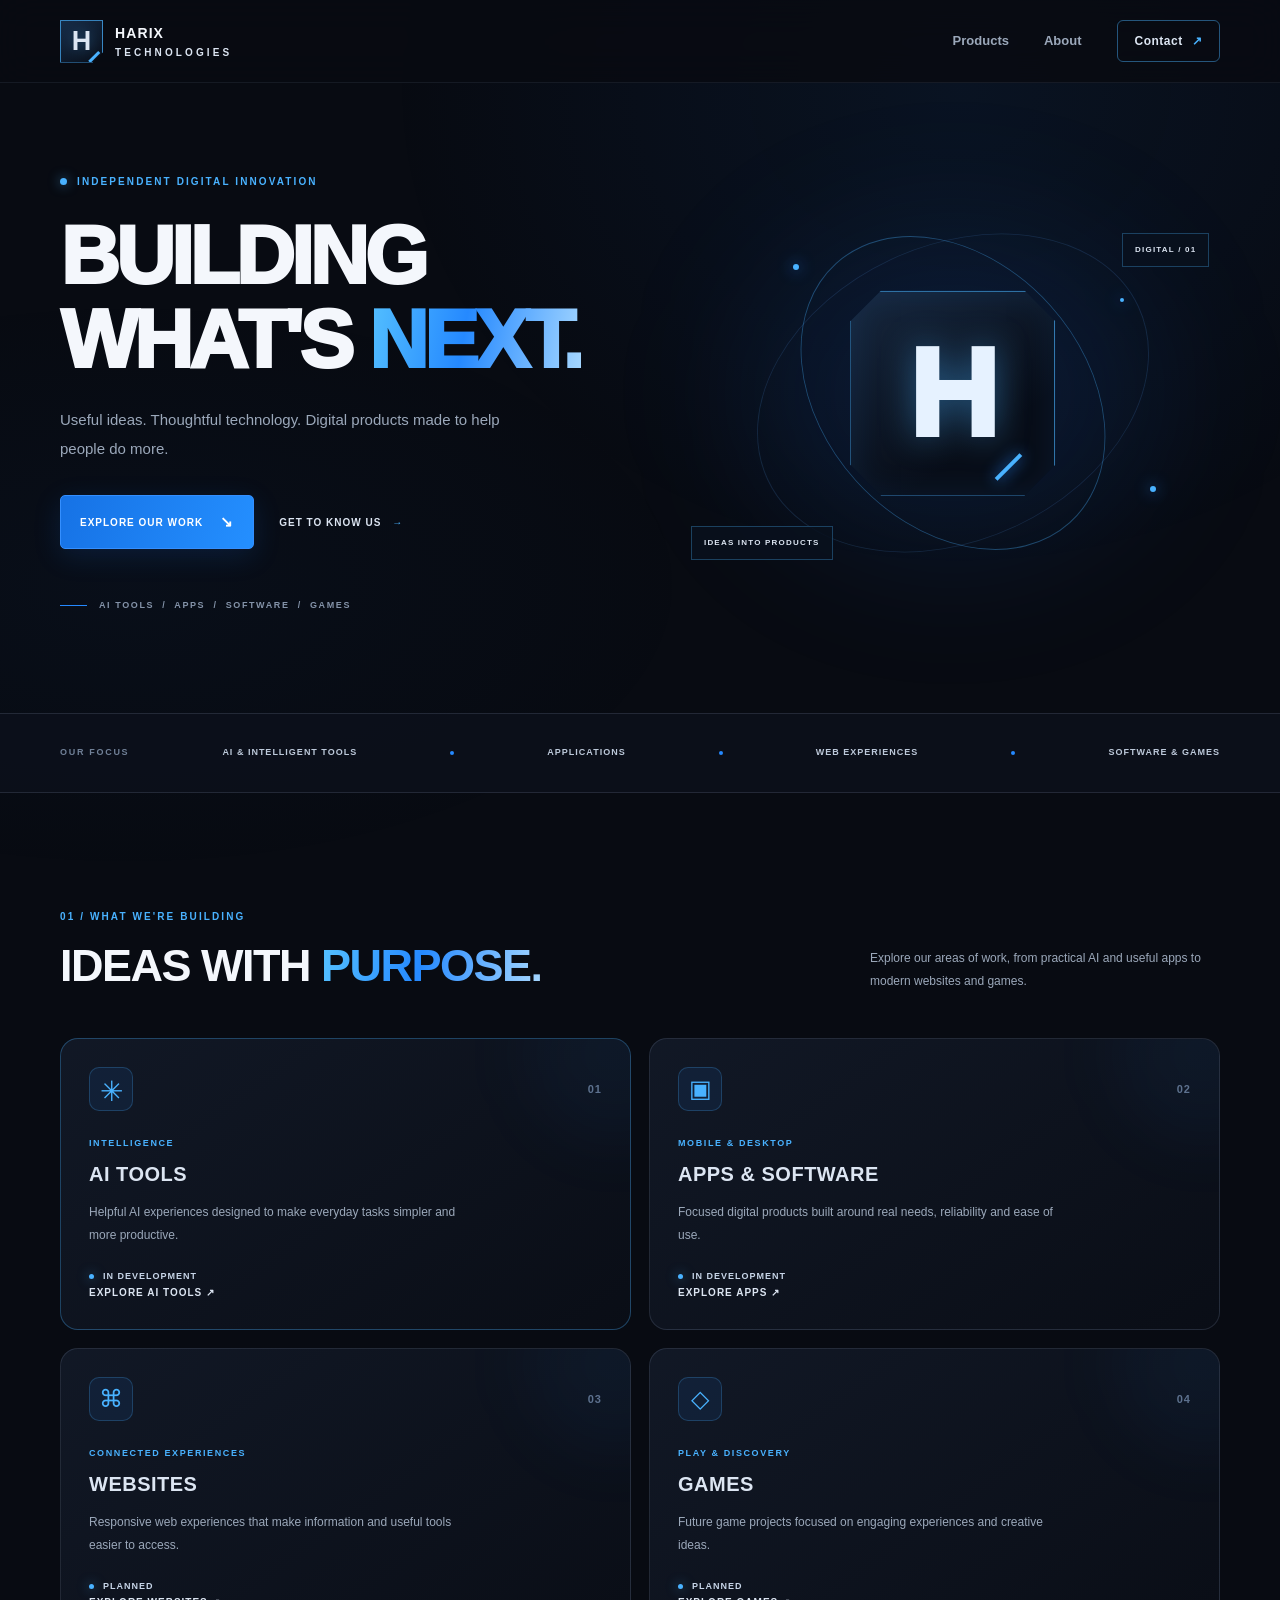
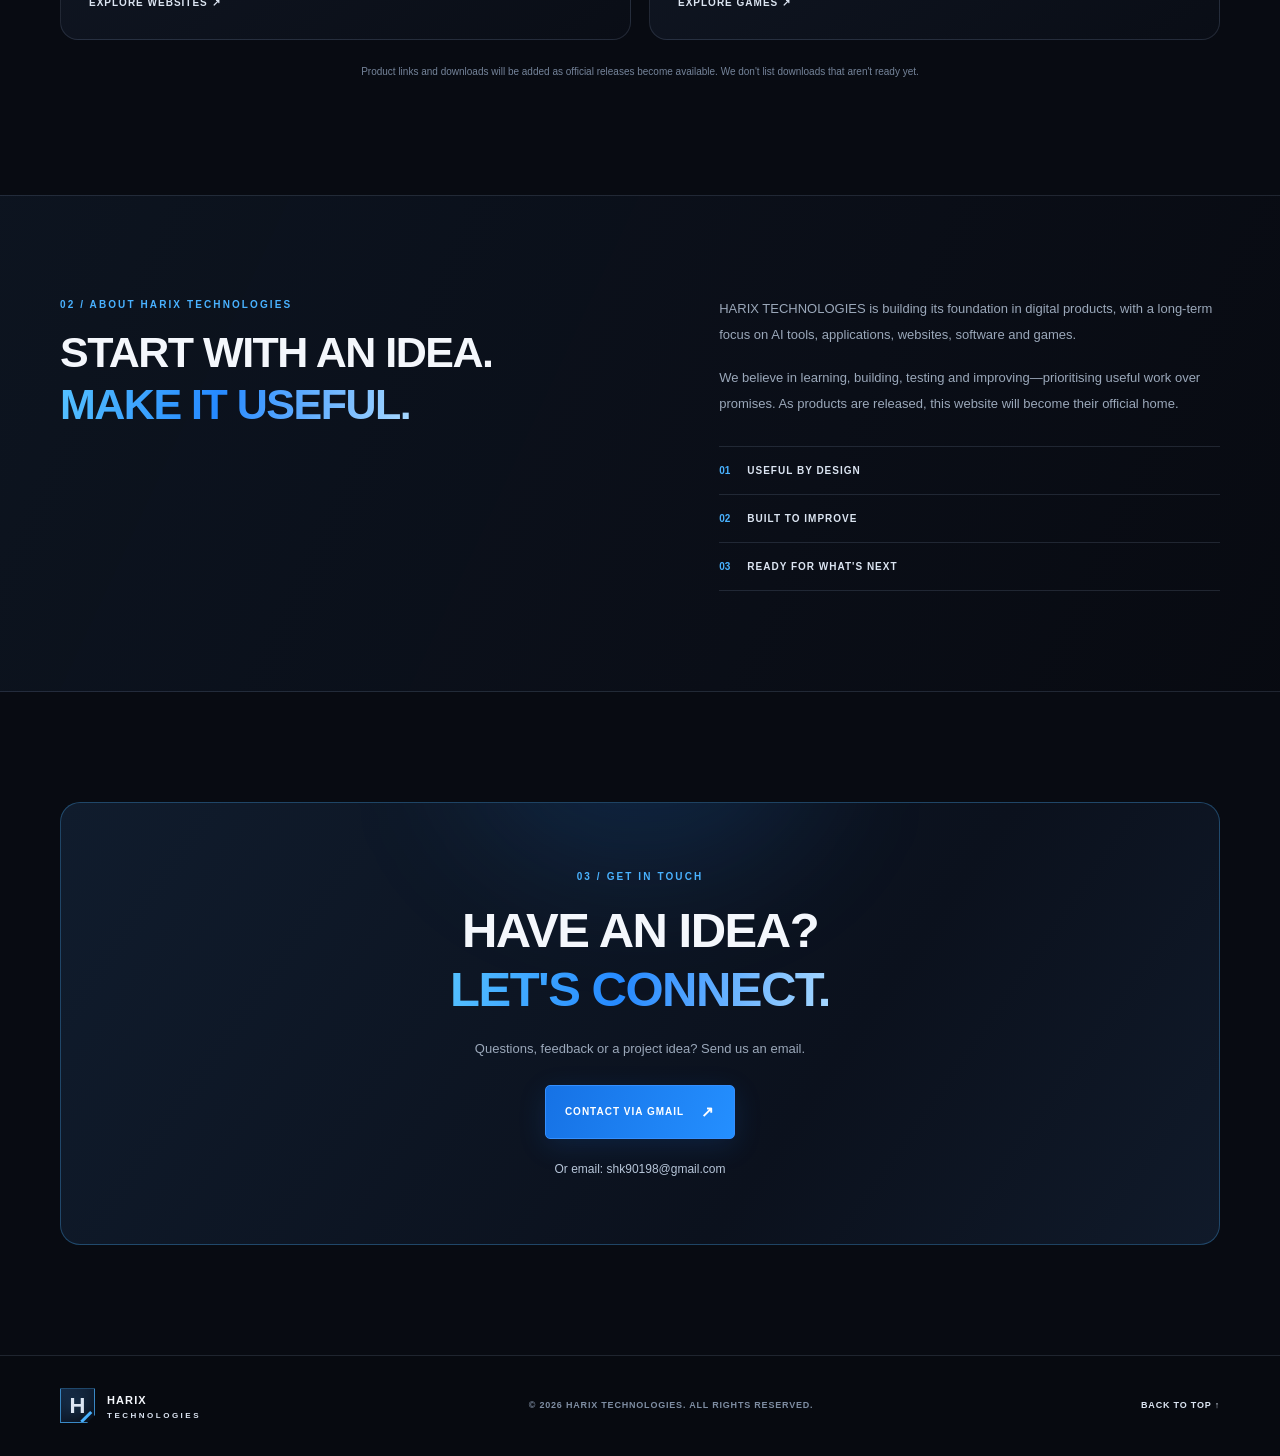
<file: index.html>
<!DOCTYPE html>
<html lang="en">
<head>
  <meta charset="UTF-8">
  <meta name="viewport" content="width=device-width, initial-scale=1.0">
  <meta name="theme-color" content="#080B12">
  <meta name="description" content="HARIX TECHNOLOGIES builds useful digital products across AI tools, apps, websites, software and games.">
  <meta name="google-site-verification" content="BLcCkStWJqEeFTmFQpGjj9O0GmY2u49OmrEsUCp446c">
  <meta property="og:title" content="HARIX TECHNOLOGIES | Building What's Next">
  <meta property="og:description" content="AI tools, apps, websites, software and games designed around useful ideas.">
  <meta property="og:type" content="website">
  <meta property="og:url" content="https://shk90198-eng.github.io/Zunvero/">

  <title>HARIX TECHNOLOGIES</title>

  <link rel="canonical" href="https://shk90198-eng.github.io/Zunvero/">
  <link rel="icon" type="image/svg+xml" href="favicon.svg">
  <link rel="stylesheet" href="style.css">
  <script src="script.js" defer></script>
</head>
<body>
  <header class="site-header">
    <nav class="container nav" aria-label="Main navigation">
      <a class="logo" href="#home" aria-label="HARIX TECHNOLOGIES home">
        <span class="brand-mark" aria-hidden="true"><span>H</span><i></i></span>
        <span class="brand-name">HARIX <span>TECHNOLOGIES</span></span>
      </a>

      <button class="menu-toggle" type="button"
        aria-label="Open navigation menu" aria-expanded="false"
        aria-controls="nav-links">
        <span></span><span></span><span></span>
      </button>

      <div class="nav-links" id="nav-links">
        <a class="nav-link" href="#products">Products</a>
        <a class="nav-link" href="#about">About</a>
        <a class="nav-cta" href="#contact">Contact <span aria-hidden="true">↗</span></a>
      </div>
    </nav>
  </header>

  <main>
    <section class="hero container" id="home">
      <div class="hero-copy">
        <p class="tag"><span class="status-dot"></span> INDEPENDENT DIGITAL INNOVATION</p>
        <h1>BUILDING<br>WHAT'S <span class="gradient">NEXT.</span></h1>
        <p class="hero-text">Useful ideas. Thoughtful technology. Digital products made to help people do more.</p>

        <div class="hero-actions">
          <a class="button button-primary" href="#products">EXPLORE OUR WORK <span aria-hidden="true">↘</span></a>
          <a class="text-link" href="#about">GET TO KNOW US <span aria-hidden="true">→</span></a>
        </div>

        <div class="hero-note">
          <span class="note-line"></span>
          <span>AI TOOLS&nbsp; / &nbsp;APPS&nbsp; / &nbsp;SOFTWARE&nbsp; / &nbsp;GAMES</span>
        </div>
      </div>

      <div class="hero-art" aria-hidden="true">
        <div class="orbit orbit-one"></div>
        <div class="orbit orbit-two"></div>
        <div class="art-core"><span class="core-h">H</span><span class="core-light"></span></div>
        <span class="float-chip chip-top">DIGITAL / 01</span>
        <span class="float-chip chip-bottom">IDEAS INTO PRODUCTS</span>
        <span class="spark spark-one"></span>
        <span class="spark spark-two"></span>
        <span class="spark spark-three"></span>
      </div>
    </section>

    <section class="focus-strip" aria-label="Our areas of focus">
      <div class="container focus-inner">
        <span>OUR FOCUS</span>
        <b>AI &amp; INTELLIGENT TOOLS</b><i></i>
        <b>APPLICATIONS</b><i></i>
        <b>WEB EXPERIENCES</b><i></i>
        <b>SOFTWARE &amp; GAMES</b>
      </div>
    </section>

    <section class="section container" id="products">
      <div class="section-heading">
        <div>
          <p class="eyebrow">01 / WHAT WE'RE BUILDING</p>
          <h2>IDEAS WITH <span class="gradient">PURPOSE.</span></h2>
        </div>
        <p class="section-intro">Explore our areas of work, from practical AI and useful apps to modern websites and games.</p>
      </div>

      <div class="product-grid">
        <a class="product-card featured-card" href="ai-tools.html"
          aria-label="Explore AI Tools"
          style="color:inherit;text-decoration:none;">
          <div class="card-top"><span class="product-icon icon-ai" aria-hidden="true">✳</span><span class="card-index">01</span></div>
          <p class="card-category">INTELLIGENCE</p>
          <h3>AI TOOLS</h3>
          <p>Helpful AI experiences designed to make everyday tasks simpler and more productive.</p>
          <span class="coming-soon"><i></i> IN DEVELOPMENT</span>
          <span class="text-link">EXPLORE AI TOOLS ↗</span>
        </a>

        <a class="product-card" href="apps-software.html"
          aria-label="Explore Apps and Software"
          style="color:inherit;text-decoration:none;">
          <div class="card-top"><span class="product-icon" aria-hidden="true">▣</span><span class="card-index">02</span></div>
          <p class="card-category">MOBILE &amp; DESKTOP</p>
          <h3>APPS &amp; SOFTWARE</h3>
          <p>Focused digital products built around real needs, reliability and ease of use.</p>
          <span class="coming-soon"><i></i> IN DEVELOPMENT</span>
          <span class="text-link">EXPLORE APPS ↗</span>
        </a>

        <a class="product-card" href="websites.html"
          aria-label="Explore Websites"
          style="color:inherit;text-decoration:none;">
          <div class="card-top"><span class="product-icon" aria-hidden="true">⌘</span><span class="card-index">03</span></div>
          <p class="card-category">CONNECTED EXPERIENCES</p>
          <h3>WEBSITES</h3>
          <p>Responsive web experiences that make information and useful tools easier to access.</p>
          <span class="coming-soon"><i></i> PLANNED</span>
          <span class="text-link">EXPLORE WEBSITES ↗</span>
        </a>

        <a class="product-card" href="games.html"
          aria-label="Explore Games"
          style="color:inherit;text-decoration:none;">
          <div class="card-top"><span class="product-icon" aria-hidden="true">◇</span><span class="card-index">04</span></div>
          <p class="card-category">PLAY &amp; DISCOVERY</p>
          <h3>GAMES</h3>
          <p>Future game projects focused on engaging experiences and creative ideas.</p>
          <span class="coming-soon"><i></i> PLANNED</span>
          <span class="text-link">EXPLORE GAMES ↗</span>
        </a>
      </div>

      <p class="product-note">Product links and downloads will be added as official releases become available. We don't list downloads that aren't ready yet.</p>
    </section>

    <section class="about-section" id="about">
      <div class="container about-layout">
        <div>
          <p class="eyebrow">02 / ABOUT HARIX TECHNOLOGIES</p>
          <h2>START WITH AN IDEA.<br><span class="gradient">MAKE IT USEFUL.</span></h2>
        </div>

        <div class="about-copy">
          <p>HARIX TECHNOLOGIES is building its foundation in digital products, with a long-term focus on AI tools, applications, websites, software and games.</p>
          <p>We believe in learning, building, testing and improving—prioritising useful work over promises. As products are released, this website will become their official home.</p>

          <div class="principles">
            <div><span>01</span><b>USEFUL BY DESIGN</b></div>
            <div><span>02</span><b>BUILT TO IMPROVE</b></div>
            <div><span>03</span><b>READY FOR WHAT'S NEXT</b></div>
          </div>
        </div>
      </div>
    </section>

    <section class="contact-section container" id="contact">
      <div class="contact-panel">
        <div class="contact-glow" aria-hidden="true"></div>
        <p class="eyebrow">03 / GET IN TOUCH</p>
        <h2>HAVE AN IDEA?<br><span class="gradient">LET'S CONNECT.</span></h2>
        <p>Questions, feedback or a project idea? Send us an email.</p>

        <a class="button button-primary"
          href="https://mail.google.com/mail/?view=cm&amp;fs=1&amp;to=shk90198@gmail.com&amp;su=HARIX%20TECHNOLOGIES%20Enquiry"
          target="_blank" rel="noopener noreferrer">
          CONTACT VIA GMAIL <span aria-hidden="true">↗</span>
        </a>

        <a class="contact-email"
          href="mailto:shk90198@gmail.com?subject=HARIX%20TECHNOLOGIES%20Enquiry">
          Or email: shk90198@gmail.com
        </a>
      </div>
    </section>
  </main>

  <footer class="footer">
    <div class="container footer-inner">
      <a class="logo footer-logo" href="#home" aria-label="HARIX TECHNOLOGIES home">
        <span class="brand-mark" aria-hidden="true"><span>H</span><i></i></span>
        <span class="brand-name">HARIX <span>TECHNOLOGIES</span></span>
      </a>

      <p>© <span id="year"></span> HARIX TECHNOLOGIES. ALL RIGHTS RESERVED.</p>
      <a href="#home" class="back-top">BACK TO TOP ↑</a>
    </div>
  </footer>
</body>
</html>
</file>
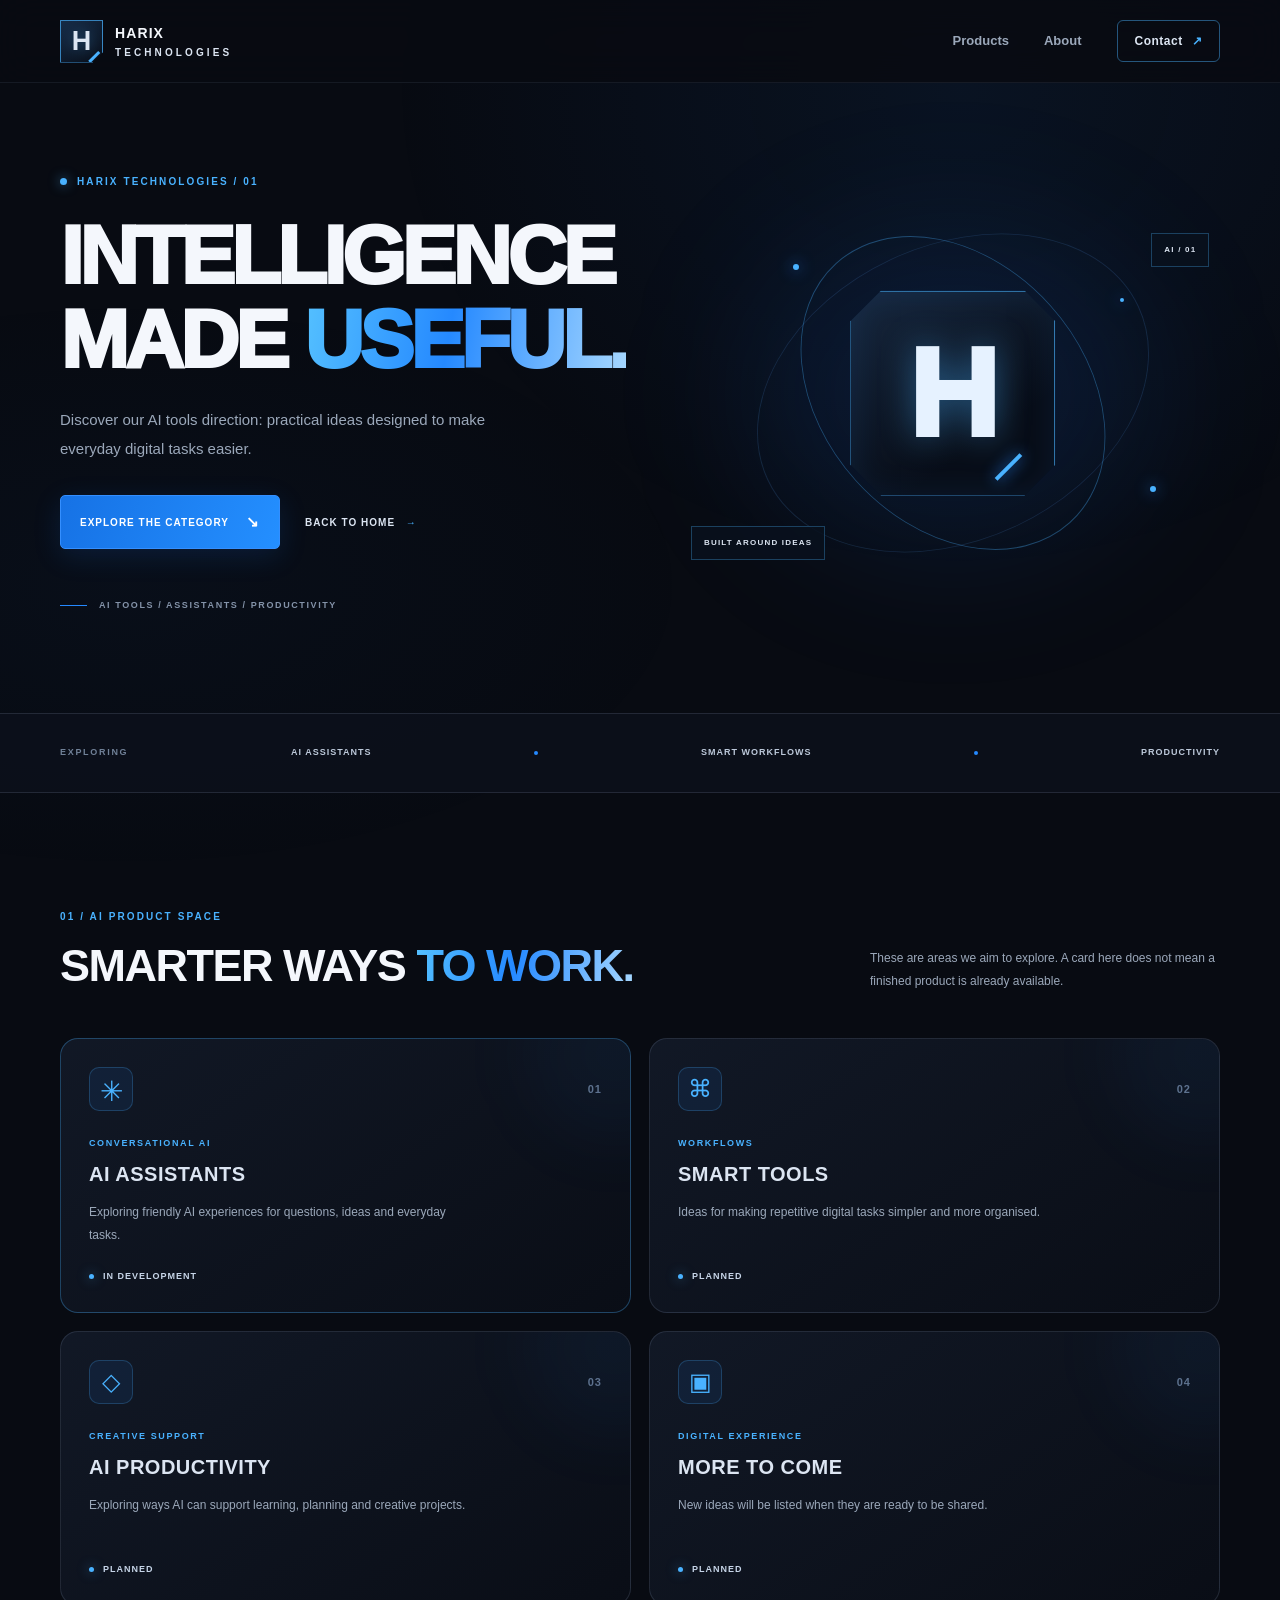
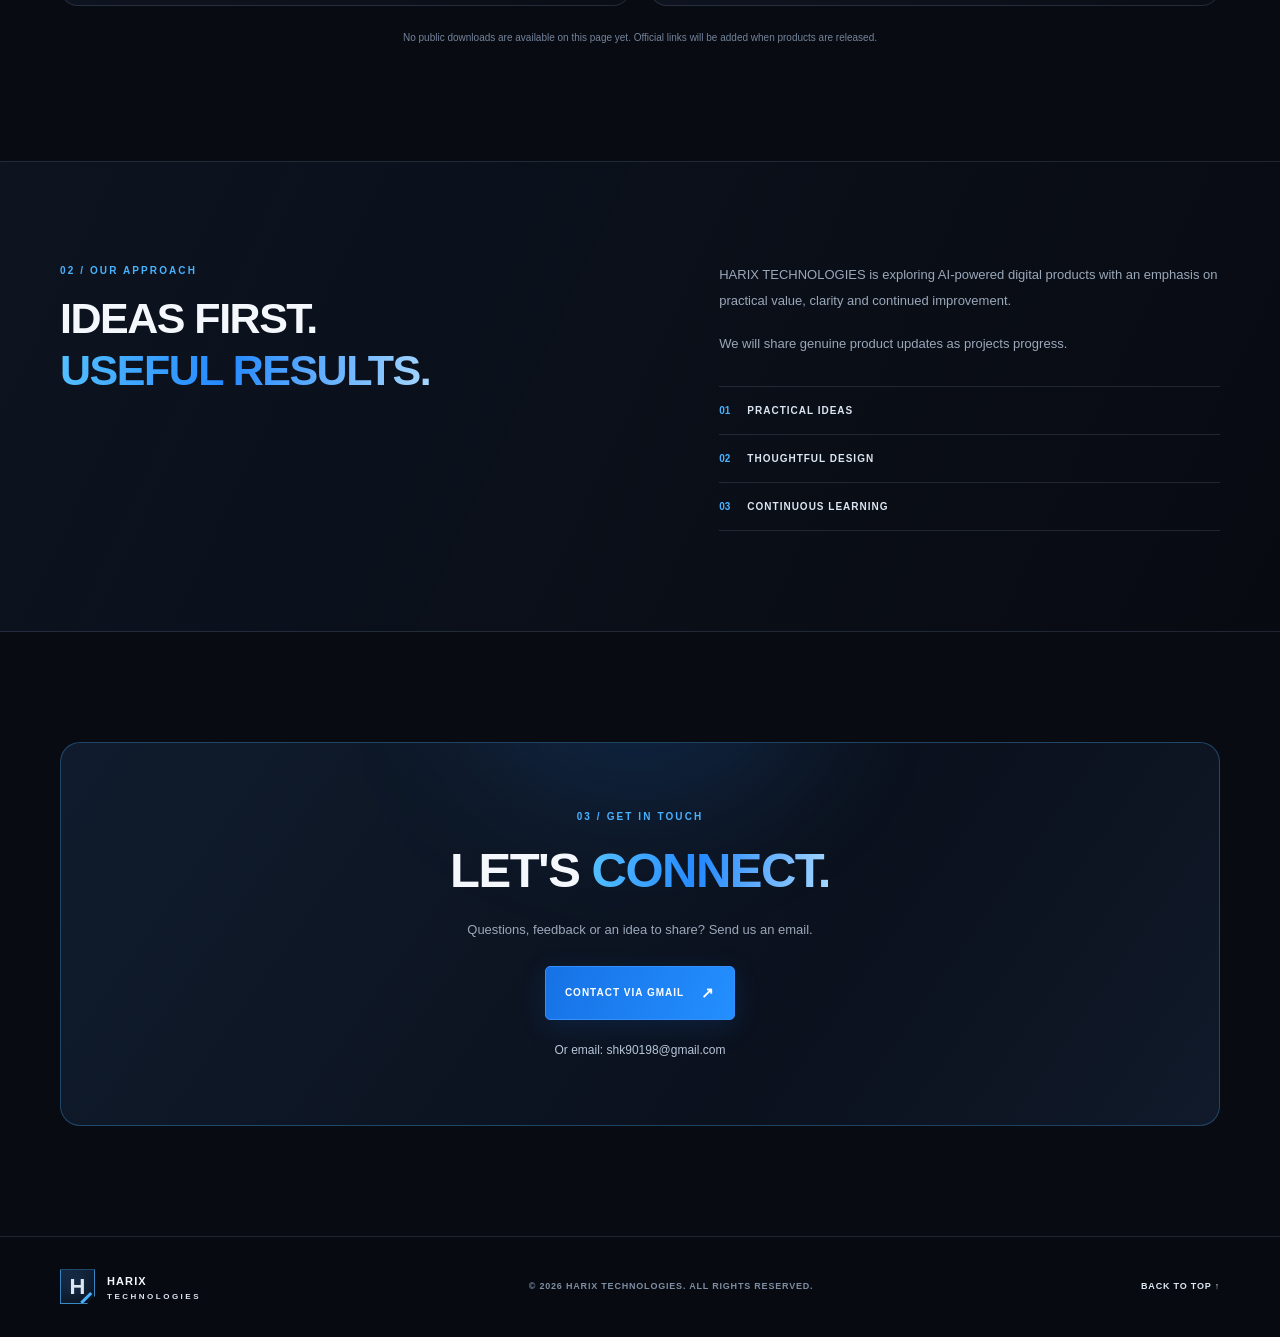
<file: ai-tools.html>
<!DOCTYPE html>
<html lang="en">
<head>
  <meta charset="UTF-8">
  <meta name="viewport" content="width=device-width, initial-scale=1.0">
  <meta name="theme-color" content="#080B12">
  <meta name="description" content="Explore AI tools and intelligent digital experiences from HARIX TECHNOLOGIES.">
  <title>AI Tools | HARIX TECHNOLOGIES</title>
  <link rel="icon" type="image/svg+xml" href="favicon.svg">
  <link rel="stylesheet" href="style.css">
  <script src="script.js" defer></script>
</head>
<body>
  <header class="site-header">
    <nav class="container nav" aria-label="Main navigation">
      <a class="logo" href="index.html" aria-label="HARIX TECHNOLOGIES home">
        <span class="brand-mark" aria-hidden="true"><span>H</span><i></i></span>
        <span class="brand-name">HARIX <span>TECHNOLOGIES</span></span>
      </a>
      <button class="menu-toggle" type="button" aria-label="Open navigation menu" aria-expanded="false" aria-controls="nav-links">
        <span></span><span></span><span></span>
      </button>
      <div class="nav-links" id="nav-links">
        <a class="nav-link" href="index.html#products">Products</a>
        <a class="nav-link" href="index.html#about">About</a>
        <a class="nav-cta" href="#contact">Contact <span aria-hidden="true">↗</span></a>
      </div>
    </nav>
  </header>

  <main>
    <section class="hero container" id="home">
      <div class="hero-copy">
        <p class="tag"><span class="status-dot"></span> HARIX TECHNOLOGIES / 01</p>
        <h1>INTELLIGENCE<br>MADE <span class="gradient">USEFUL.</span></h1>
        <p class="hero-text">Discover our AI tools direction: practical ideas designed to make everyday digital tasks easier.</p>
        <div class="hero-actions">
          <a class="button button-primary" href="#ai-products">EXPLORE THE CATEGORY <span aria-hidden="true">↘</span></a>
          <a class="text-link" href="index.html">BACK TO HOME <span aria-hidden="true">→</span></a>
        </div>
        <div class="hero-note">
          <span class="note-line"></span>
          <span>AI TOOLS / ASSISTANTS / PRODUCTIVITY</span>
        </div>
      </div>
      <div class="hero-art" aria-hidden="true">
        <div class="orbit orbit-one"></div>
        <div class="orbit orbit-two"></div>
        <div class="art-core"><span class="core-h">H</span><span class="core-light"></span></div>
        <span class="float-chip chip-top">AI / 01</span>
        <span class="float-chip chip-bottom">BUILT AROUND IDEAS</span>
        <span class="spark spark-one"></span>
        <span class="spark spark-two"></span>
        <span class="spark spark-three"></span>
      </div>
    </section>

    <section class="focus-strip">
      <div class="container focus-inner">
        <span>EXPLORING</span><b>AI ASSISTANTS</b><i></i><b>SMART WORKFLOWS</b><i></i><b>PRODUCTIVITY</b>
      </div>
    </section>

    <section class="section container" id="ai-products">
      <div class="section-heading">
        <div>
          <p class="eyebrow">01 / AI PRODUCT SPACE</p>
          <h2>SMARTER WAYS <span class="gradient">TO WORK.</span></h2>
        </div>
        <p class="section-intro">These are areas we aim to explore. A card here does not mean a finished product is already available.</p>
      </div>

      <div class="product-grid">
        <article class="product-card featured-card">
          <div class="card-top"><span class="product-icon icon-ai" aria-hidden="true">✳</span><span class="card-index">01</span></div>
          <p class="card-category">CONVERSATIONAL AI</p>
          <h3>AI ASSISTANTS</h3>
          <p>Exploring friendly AI experiences for questions, ideas and everyday tasks.</p>
          <span class="coming-soon"><i></i> IN DEVELOPMENT</span>
        </article>
        <article class="product-card">
          <div class="card-top"><span class="product-icon" aria-hidden="true">⌘</span><span class="card-index">02</span></div>
          <p class="card-category">WORKFLOWS</p>
          <h3>SMART TOOLS</h3>
          <p>Ideas for making repetitive digital tasks simpler and more organised.</p>
          <span class="coming-soon"><i></i> PLANNED</span>
        </article>
        <article class="product-card">
          <div class="card-top"><span class="product-icon" aria-hidden="true">◇</span><span class="card-index">03</span></div>
          <p class="card-category">CREATIVE SUPPORT</p>
          <h3>AI PRODUCTIVITY</h3>
          <p>Exploring ways AI can support learning, planning and creative projects.</p>
          <span class="coming-soon"><i></i> PLANNED</span>
        </article>
        <article class="product-card">
          <div class="card-top"><span class="product-icon" aria-hidden="true">▣</span><span class="card-index">04</span></div>
          <p class="card-category">DIGITAL EXPERIENCE</p>
          <h3>MORE TO COME</h3>
          <p>New ideas will be listed when they are ready to be shared.</p>
          <span class="coming-soon"><i></i> PLANNED</span>
        </article>
      </div>
      <p class="product-note">No public downloads are available on this page yet. Official links will be added when products are released.</p>
    </section>

    <section class="about-section">
      <div class="container about-layout">
        <div>
          <p class="eyebrow">02 / OUR APPROACH</p>
          <h2>IDEAS FIRST.<br><span class="gradient">USEFUL RESULTS.</span></h2>
        </div>
        <div class="about-copy">
          <p>HARIX TECHNOLOGIES is exploring AI-powered digital products with an emphasis on practical value, clarity and continued improvement.</p>
          <p>We will share genuine product updates as projects progress.</p>
          <div class="principles">
            <div><span>01</span><b>PRACTICAL IDEAS</b></div>
            <div><span>02</span><b>THOUGHTFUL DESIGN</b></div>
            <div><span>03</span><b>CONTINUOUS LEARNING</b></div>
          </div>
        </div>
      </div>
    </section>

    <section class="contact-section container" id="contact">
      <div class="contact-panel">
        <div class="contact-glow" aria-hidden="true"></div>
        <p class="eyebrow">03 / GET IN TOUCH</p>
        <h2>LET'S <span class="gradient">CONNECT.</span></h2>
        <p>Questions, feedback or an idea to share? Send us an email.</p>
        <a class="button button-primary" href="https://mail.google.com/mail/?view=cm&amp;fs=1&amp;to=shk90198@gmail.com&amp;su=HARIX%20TECHNOLOGIES%20Enquiry" target="_blank" rel="noopener noreferrer">CONTACT VIA GMAIL <span aria-hidden="true">↗</span></a>
        <a class="contact-email" href="mailto:shk90198@gmail.com?subject=HARIX%20TECHNOLOGIES%20Enquiry">Or email: shk90198@gmail.com</a>
      </div>
    </section>
  </main>

  <footer class="footer">
    <div class="container footer-inner">
      <a class="logo footer-logo" href="index.html" aria-label="HARIX TECHNOLOGIES home">
        <span class="brand-mark" aria-hidden="true"><span>H</span><i></i></span>
        <span class="brand-name">HARIX <span>TECHNOLOGIES</span></span>
      </a>
      <p>© <span id="year"></span> HARIX TECHNOLOGIES. ALL RIGHTS RESERVED.</p>
      <a href="#home" class="back-top">BACK TO TOP ↑</a>
    </div>
  </footer>
</body>
</html>
</file>
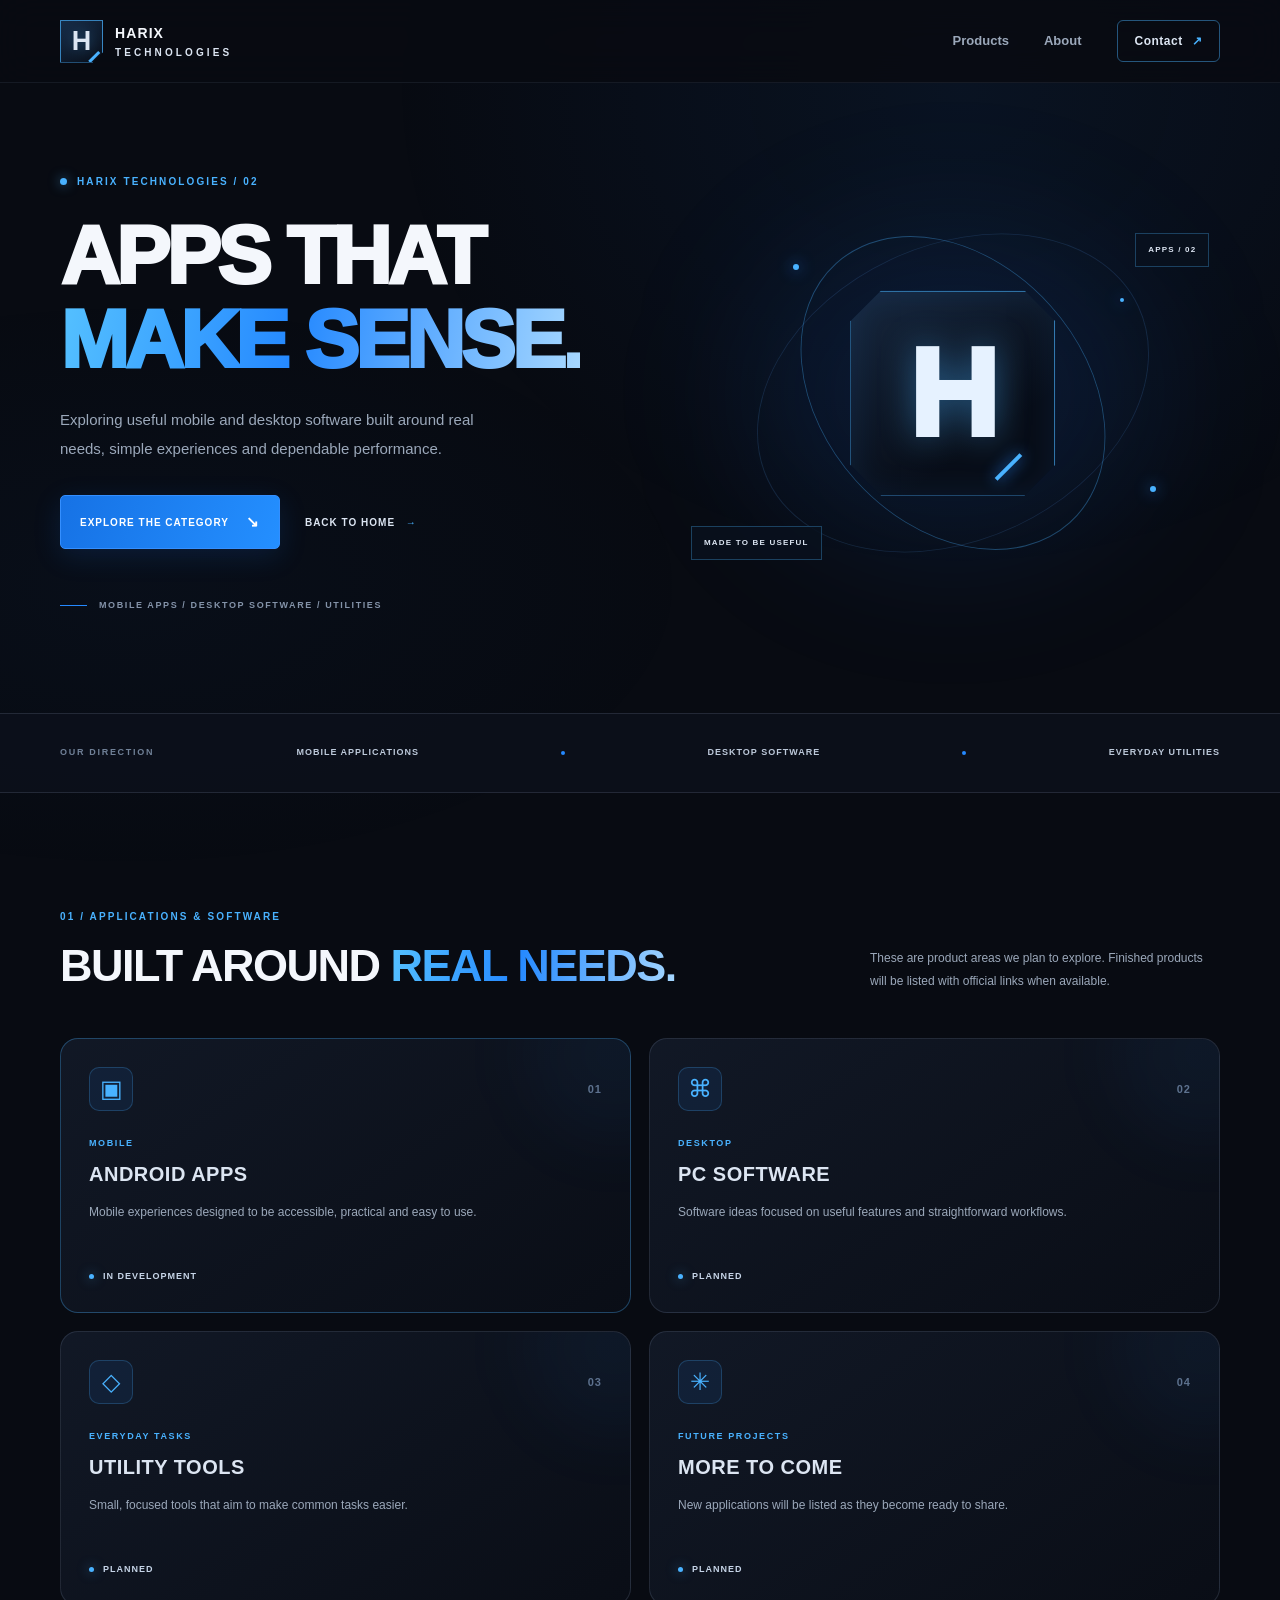
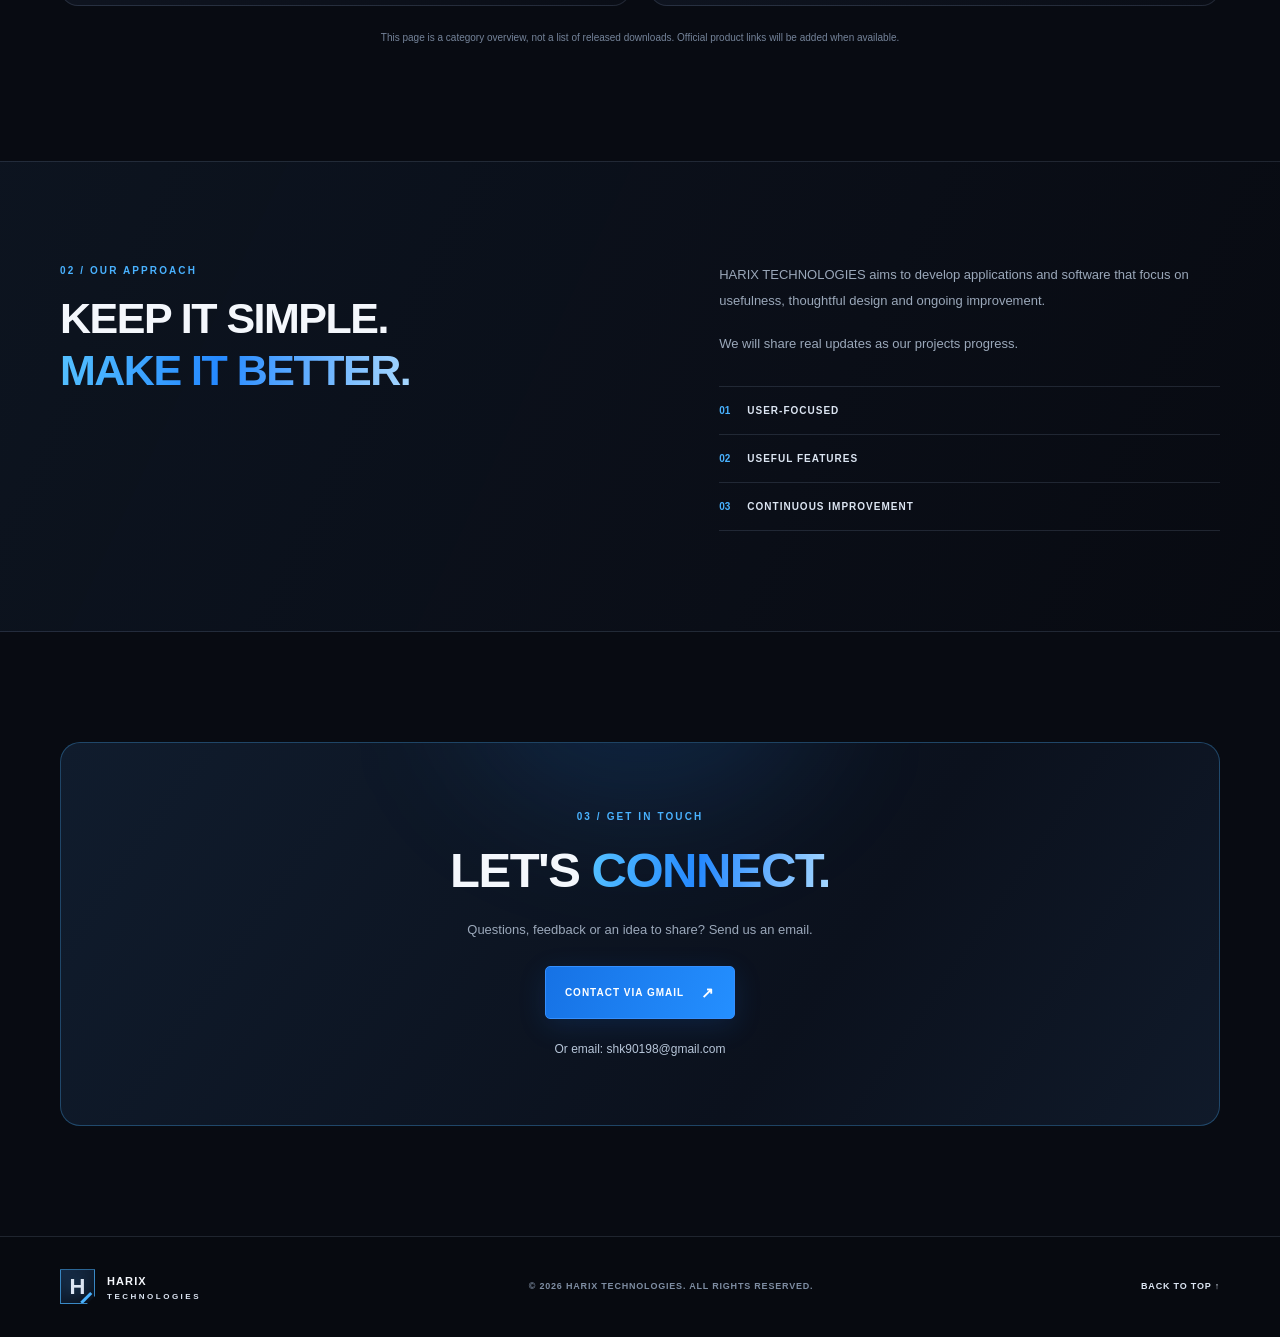
<file: apps-software.html>
<!DOCTYPE html>
<html lang="en">
<head>
  <meta charset="UTF-8">
  <meta name="viewport" content="width=device-width, initial-scale=1.0">
  <meta name="theme-color" content="#080B12">
  <meta name="description" content="Explore application and software ideas from HARIX TECHNOLOGIES.">
  <title>Apps &amp; Software | HARIX TECHNOLOGIES</title>
  <link rel="icon" type="image/svg+xml" href="favicon.svg">
  <link rel="stylesheet" href="style.css">
  <script src="script.js" defer></script>
</head>
<body>
  <header class="site-header">
    <nav class="container nav" aria-label="Main navigation">
      <a class="logo" href="index.html" aria-label="HARIX TECHNOLOGIES home">
        <span class="brand-mark" aria-hidden="true"><span>H</span><i></i></span>
        <span class="brand-name">HARIX <span>TECHNOLOGIES</span></span>
      </a>
      <button class="menu-toggle" type="button" aria-label="Open navigation menu" aria-expanded="false" aria-controls="nav-links">
        <span></span><span></span><span></span>
      </button>
      <div class="nav-links" id="nav-links">
        <a class="nav-link" href="index.html#products">Products</a>
        <a class="nav-link" href="index.html#about">About</a>
        <a class="nav-cta" href="#contact">Contact <span aria-hidden="true">↗</span></a>
      </div>
    </nav>
  </header>

  <main>
    <section class="hero container" id="home">
      <div class="hero-copy">
        <p class="tag"><span class="status-dot"></span> HARIX TECHNOLOGIES / 02</p>
        <h1>APPS THAT<br><span class="gradient">MAKE SENSE.</span></h1>
        <p class="hero-text">Exploring useful mobile and desktop software built around real needs, simple experiences and dependable performance.</p>
        <div class="hero-actions">
          <a class="button button-primary" href="#app-products">EXPLORE THE CATEGORY <span aria-hidden="true">↘</span></a>
          <a class="text-link" href="index.html">BACK TO HOME <span aria-hidden="true">→</span></a>
        </div>
        <div class="hero-note">
          <span class="note-line"></span>
          <span>MOBILE APPS / DESKTOP SOFTWARE / UTILITIES</span>
        </div>
      </div>
      <div class="hero-art" aria-hidden="true">
        <div class="orbit orbit-one"></div>
        <div class="orbit orbit-two"></div>
        <div class="art-core"><span class="core-h">H</span><span class="core-light"></span></div>
        <span class="float-chip chip-top">APPS / 02</span>
        <span class="float-chip chip-bottom">MADE TO BE USEFUL</span>
        <span class="spark spark-one"></span>
        <span class="spark spark-two"></span>
        <span class="spark spark-three"></span>
      </div>
    </section>

    <section class="focus-strip">
      <div class="container focus-inner">
        <span>OUR DIRECTION</span><b>MOBILE APPLICATIONS</b><i></i><b>DESKTOP SOFTWARE</b><i></i><b>EVERYDAY UTILITIES</b>
      </div>
    </section>

    <section class="section container" id="app-products">
      <div class="section-heading">
        <div>
          <p class="eyebrow">01 / APPLICATIONS &amp; SOFTWARE</p>
          <h2>BUILT AROUND <span class="gradient">REAL NEEDS.</span></h2>
        </div>
        <p class="section-intro">These are product areas we plan to explore. Finished products will be listed with official links when available.</p>
      </div>

      <div class="product-grid">
        <article class="product-card featured-card">
          <div class="card-top"><span class="product-icon" aria-hidden="true">▣</span><span class="card-index">01</span></div>
          <p class="card-category">MOBILE</p>
          <h3>ANDROID APPS</h3>
          <p>Mobile experiences designed to be accessible, practical and easy to use.</p>
          <span class="coming-soon"><i></i> IN DEVELOPMENT</span>
        </article>
        <article class="product-card">
          <div class="card-top"><span class="product-icon" aria-hidden="true">⌘</span><span class="card-index">02</span></div>
          <p class="card-category">DESKTOP</p>
          <h3>PC SOFTWARE</h3>
          <p>Software ideas focused on useful features and straightforward workflows.</p>
          <span class="coming-soon"><i></i> PLANNED</span>
        </article>
        <article class="product-card">
          <div class="card-top"><span class="product-icon" aria-hidden="true">◇</span><span class="card-index">03</span></div>
          <p class="card-category">EVERYDAY TASKS</p>
          <h3>UTILITY TOOLS</h3>
          <p>Small, focused tools that aim to make common tasks easier.</p>
          <span class="coming-soon"><i></i> PLANNED</span>
        </article>
        <article class="product-card">
          <div class="card-top"><span class="product-icon" aria-hidden="true">✳</span><span class="card-index">04</span></div>
          <p class="card-category">FUTURE PROJECTS</p>
          <h3>MORE TO COME</h3>
          <p>New applications will be listed as they become ready to share.</p>
          <span class="coming-soon"><i></i> PLANNED</span>
        </article>
      </div>
      <p class="product-note">This page is a category overview, not a list of released downloads. Official product links will be added when available.</p>
    </section>

    <section class="about-section">
      <div class="container about-layout">
        <div>
          <p class="eyebrow">02 / OUR APPROACH</p>
          <h2>KEEP IT SIMPLE.<br><span class="gradient">MAKE IT BETTER.</span></h2>
        </div>
        <div class="about-copy">
          <p>HARIX TECHNOLOGIES aims to develop applications and software that focus on usefulness, thoughtful design and ongoing improvement.</p>
          <p>We will share real updates as our projects progress.</p>
          <div class="principles">
            <div><span>01</span><b>USER-FOCUSED</b></div>
            <div><span>02</span><b>USEFUL FEATURES</b></div>
            <div><span>03</span><b>CONTINUOUS IMPROVEMENT</b></div>
          </div>
        </div>
      </div>
    </section>

    <section class="contact-section container" id="contact">
      <div class="contact-panel">
        <div class="contact-glow" aria-hidden="true"></div>
        <p class="eyebrow">03 / GET IN TOUCH</p>
        <h2>LET'S <span class="gradient">CONNECT.</span></h2>
        <p>Questions, feedback or an idea to share? Send us an email.</p>
        <a class="button button-primary" href="https://mail.google.com/mail/?view=cm&amp;fs=1&amp;to=shk90198@gmail.com&amp;su=HARIX%20TECHNOLOGIES%20Enquiry" target="_blank" rel="noopener noreferrer">CONTACT VIA GMAIL <span aria-hidden="true">↗</span></a>
        <a class="contact-email" href="mailto:shk90198@gmail.com?subject=HARIX%20TECHNOLOGIES%20Enquiry">Or email: shk90198@gmail.com</a>
      </div>
    </section>
  </main>

  <footer class="footer">
    <div class="container footer-inner">
      <a class="logo footer-logo" href="index.html" aria-label="HARIX TECHNOLOGIES home">
        <span class="brand-mark" aria-hidden="true"><span>H</span><i></i></span>
        <span class="brand-name">HARIX <span>TECHNOLOGIES</span></span>
      </a>
      <p>© <span id="year"></span> HARIX TECHNOLOGIES. ALL RIGHTS RESERVED.</p>
      <a href="#home" class="back-top">BACK TO TOP ↑</a>
    </div>
  </footer>
</body>
</html>
</file>
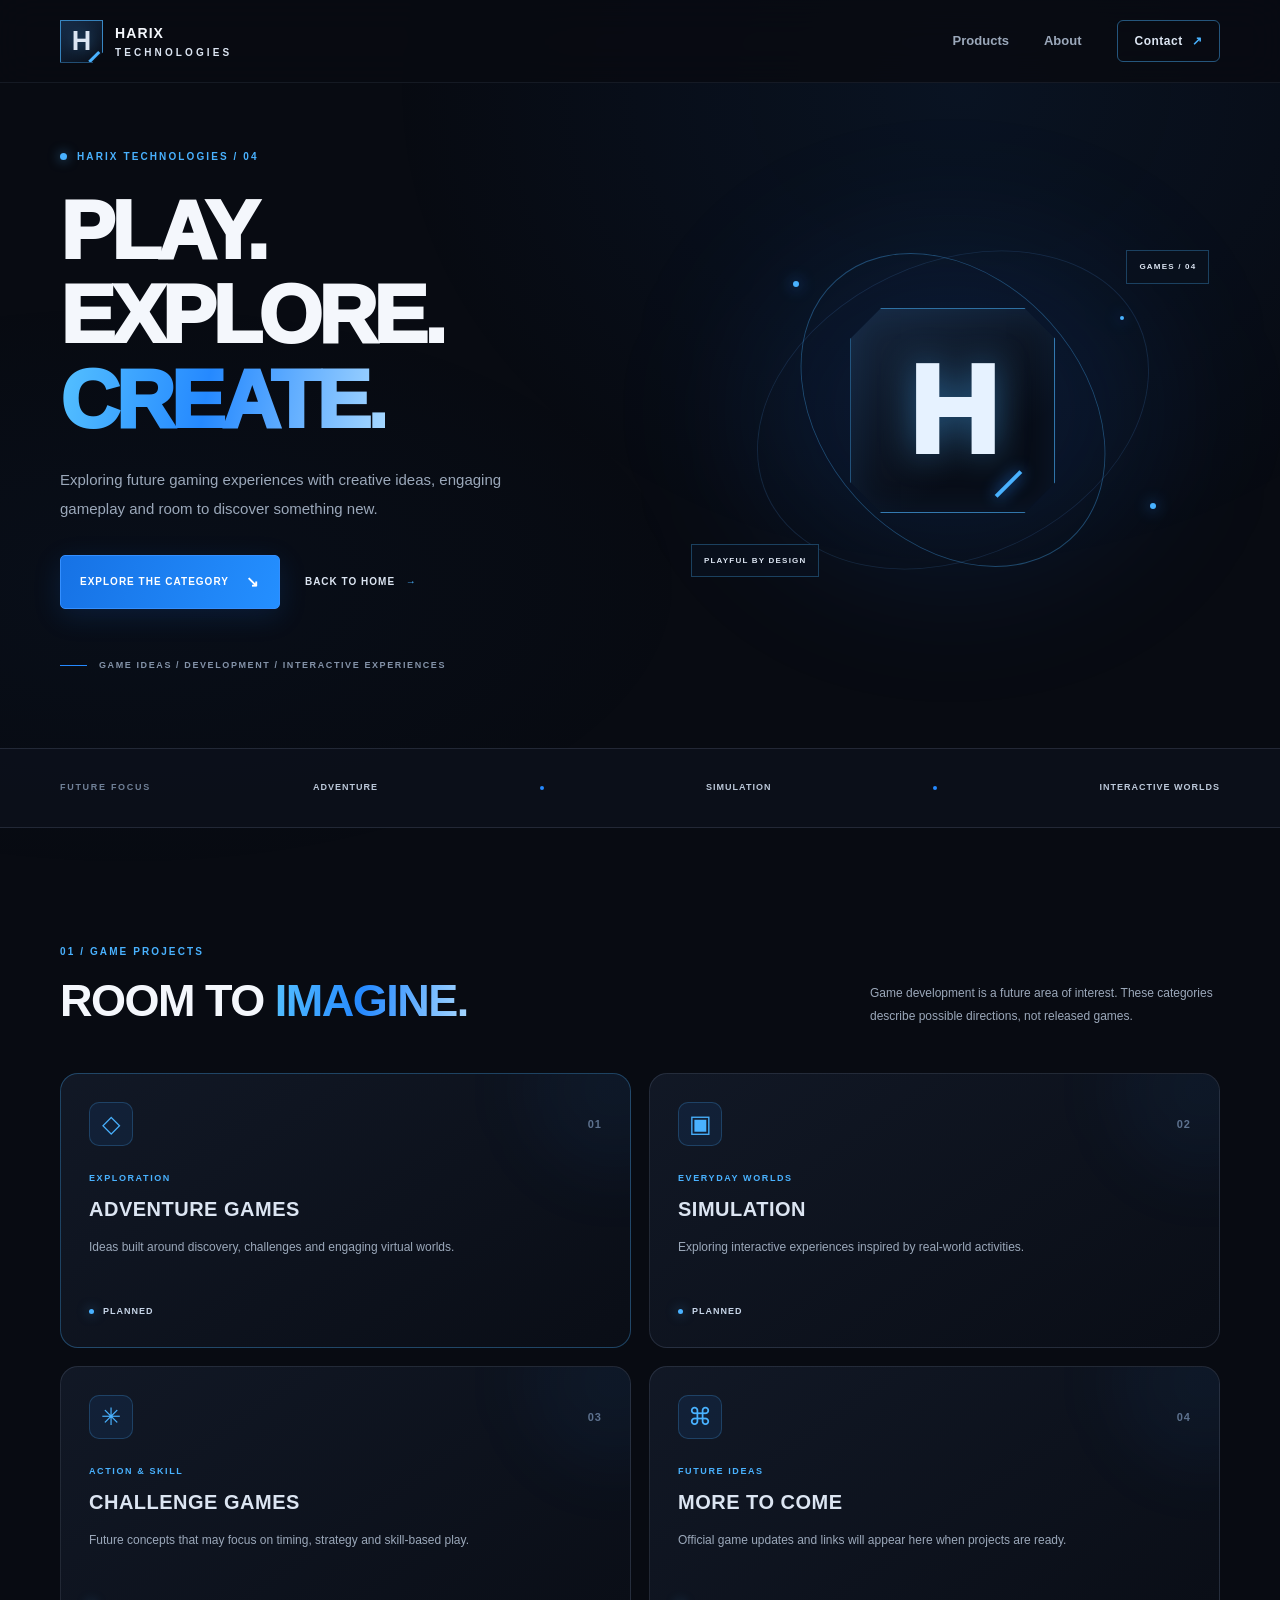
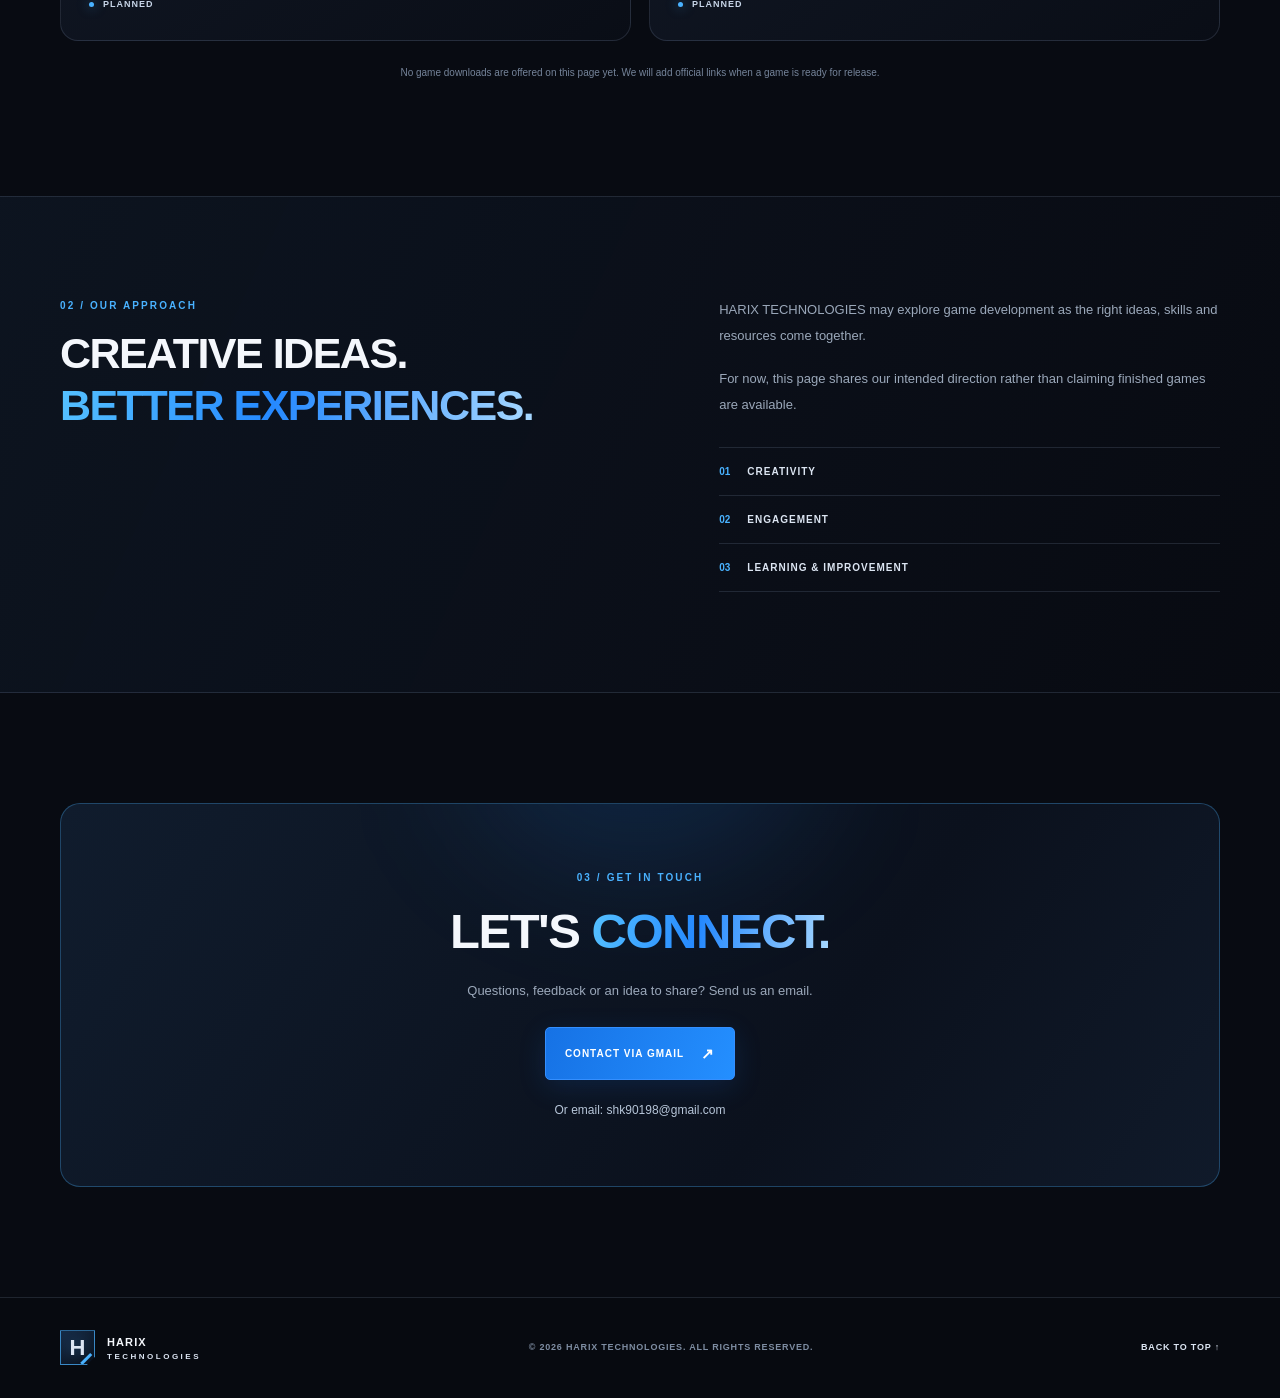
<file: games.html>
<!DOCTYPE html>
<html lang="en">
<head>
  <meta charset="UTF-8">
  <meta name="viewport" content="width=device-width, initial-scale=1.0">
  <meta name="theme-color" content="#080B12">
  <meta name="description" content="Explore game development ideas and future gaming projects from HARIX TECHNOLOGIES.">
  <title>Games | HARIX TECHNOLOGIES</title>
  <link rel="icon" type="image/svg+xml" href="favicon.svg">
  <link rel="stylesheet" href="style.css">
  <script src="script.js" defer></script>
</head>
<body>
  <header class="site-header">
    <nav class="container nav" aria-label="Main navigation">
      <a class="logo" href="index.html" aria-label="HARIX TECHNOLOGIES home">
        <span class="brand-mark" aria-hidden="true"><span>H</span><i></i></span>
        <span class="brand-name">HARIX <span>TECHNOLOGIES</span></span>
      </a>
      <button class="menu-toggle" type="button" aria-label="Open navigation menu" aria-expanded="false" aria-controls="nav-links">
        <span></span><span></span><span></span>
      </button>
      <div class="nav-links" id="nav-links">
        <a class="nav-link" href="index.html#products">Products</a>
        <a class="nav-link" href="index.html#about">About</a>
        <a class="nav-cta" href="#contact">Contact <span aria-hidden="true">↗</span></a>
      </div>
    </nav>
  </header>

  <main>
    <section class="hero container" id="home">
      <div class="hero-copy">
        <p class="tag"><span class="status-dot"></span> HARIX TECHNOLOGIES / 04</p>
        <h1>PLAY. EXPLORE.<br><span class="gradient">CREATE.</span></h1>
        <p class="hero-text">Exploring future gaming experiences with creative ideas, engaging gameplay and room to discover something new.</p>
        <div class="hero-actions">
          <a class="button button-primary" href="#game-products">EXPLORE THE CATEGORY <span aria-hidden="true">↘</span></a>
          <a class="text-link" href="index.html">BACK TO HOME <span aria-hidden="true">→</span></a>
        </div>
        <div class="hero-note">
          <span class="note-line"></span>
          <span>GAME IDEAS / DEVELOPMENT / INTERACTIVE EXPERIENCES</span>
        </div>
      </div>
      <div class="hero-art" aria-hidden="true">
        <div class="orbit orbit-one"></div>
        <div class="orbit orbit-two"></div>
        <div class="art-core"><span class="core-h">H</span><span class="core-light"></span></div>
        <span class="float-chip chip-top">GAMES / 04</span>
        <span class="float-chip chip-bottom">PLAYFUL BY DESIGN</span>
        <span class="spark spark-one"></span>
        <span class="spark spark-two"></span>
        <span class="spark spark-three"></span>
      </div>
    </section>

    <section class="focus-strip">
      <div class="container focus-inner">
        <span>FUTURE FOCUS</span><b>ADVENTURE</b><i></i><b>SIMULATION</b><i></i><b>INTERACTIVE WORLDS</b>
      </div>
    </section>

    <section class="section container" id="game-products">
      <div class="section-heading">
        <div>
          <p class="eyebrow">01 / GAME PROJECTS</p>
          <h2>ROOM TO <span class="gradient">IMAGINE.</span></h2>
        </div>
        <p class="section-intro">Game development is a future area of interest. These categories describe possible directions, not released games.</p>
      </div>

      <div class="product-grid">
        <article class="product-card featured-card">
          <div class="card-top"><span class="product-icon" aria-hidden="true">◇</span><span class="card-index">01</span></div>
          <p class="card-category">EXPLORATION</p>
          <h3>ADVENTURE GAMES</h3>
          <p>Ideas built around discovery, challenges and engaging virtual worlds.</p>
          <span class="coming-soon"><i></i> PLANNED</span>
        </article>
        <article class="product-card">
          <div class="card-top"><span class="product-icon" aria-hidden="true">▣</span><span class="card-index">02</span></div>
          <p class="card-category">EVERYDAY WORLDS</p>
          <h3>SIMULATION</h3>
          <p>Exploring interactive experiences inspired by real-world activities.</p>
          <span class="coming-soon"><i></i> PLANNED</span>
        </article>
        <article class="product-card">
          <div class="card-top"><span class="product-icon" aria-hidden="true">✳</span><span class="card-index">03</span></div>
          <p class="card-category">ACTION &amp; SKILL</p>
          <h3>CHALLENGE GAMES</h3>
          <p>Future concepts that may focus on timing, strategy and skill-based play.</p>
          <span class="coming-soon"><i></i> PLANNED</span>
        </article>
        <article class="product-card">
          <div class="card-top"><span class="product-icon" aria-hidden="true">⌘</span><span class="card-index">04</span></div>
          <p class="card-category">FUTURE IDEAS</p>
          <h3>MORE TO COME</h3>
          <p>Official game updates and links will appear here when projects are ready.</p>
          <span class="coming-soon"><i></i> PLANNED</span>
        </article>
      </div>
      <p class="product-note">No game downloads are offered on this page yet. We will add official links when a game is ready for release.</p>
    </section>

    <section class="about-section">
      <div class="container about-layout">
        <div>
          <p class="eyebrow">02 / OUR APPROACH</p>
          <h2>CREATIVE IDEAS.<br><span class="gradient">BETTER EXPERIENCES.</span></h2>
        </div>
        <div class="about-copy">
          <p>HARIX TECHNOLOGIES may explore game development as the right ideas, skills and resources come together.</p>
          <p>For now, this page shares our intended direction rather than claiming finished games are available.</p>
          <div class="principles">
            <div><span>01</span><b>CREATIVITY</b></div>
            <div><span>02</span><b>ENGAGEMENT</b></div>
            <div><span>03</span><b>LEARNING &amp; IMPROVEMENT</b></div>
          </div>
        </div>
      </div>
    </section>

    <section class="contact-section container" id="contact">
      <div class="contact-panel">
        <div class="contact-glow" aria-hidden="true"></div>
        <p class="eyebrow">03 / GET IN TOUCH</p>
        <h2>LET'S <span class="gradient">CONNECT.</span></h2>
        <p>Questions, feedback or an idea to share? Send us an email.</p>
        <a class="button button-primary" href="https://mail.google.com/mail/?view=cm&amp;fs=1&amp;to=shk90198@gmail.com&amp;su=HARIX%20TECHNOLOGIES%20Enquiry" target="_blank" rel="noopener noreferrer">CONTACT VIA GMAIL <span aria-hidden="true">↗</span></a>
        <a class="contact-email" href="mailto:shk90198@gmail.com?subject=HARIX%20TECHNOLOGIES%20Enquiry">Or email: shk90198@gmail.com</a>
      </div>
    </section>
  </main>

  <footer class="footer">
    <div class="container footer-inner">
      <a class="logo footer-logo" href="index.html" aria-label="HARIX TECHNOLOGIES home">
        <span class="brand-mark" aria-hidden="true"><span>H</span><i></i></span>
        <span class="brand-name">HARIX <span>TECHNOLOGIES</span></span>
      </a>
      <p>© <span id="year"></span> HARIX TECHNOLOGIES. ALL RIGHTS RESERVED.</p>
      <a href="#home" class="back-top">BACK TO TOP ↑</a>
    </div>
  </footer>
</body>
</html>
</file>
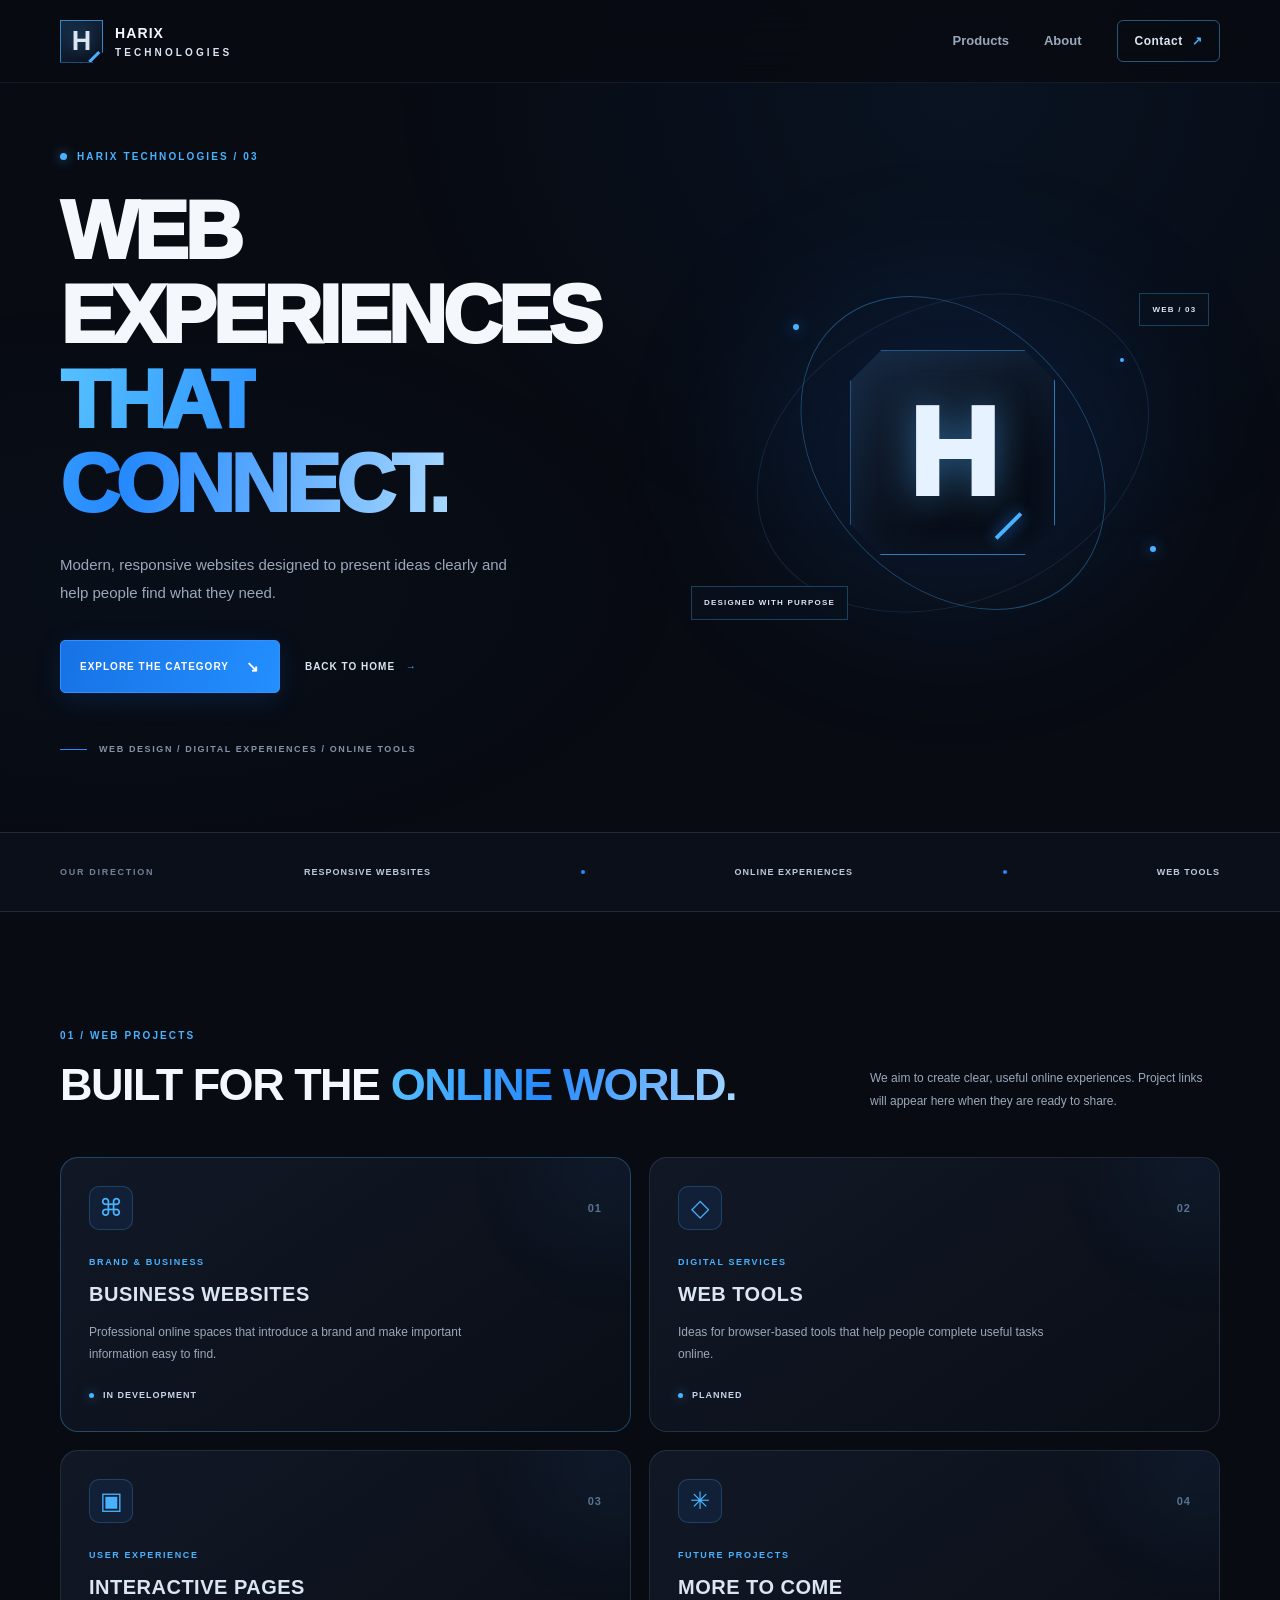
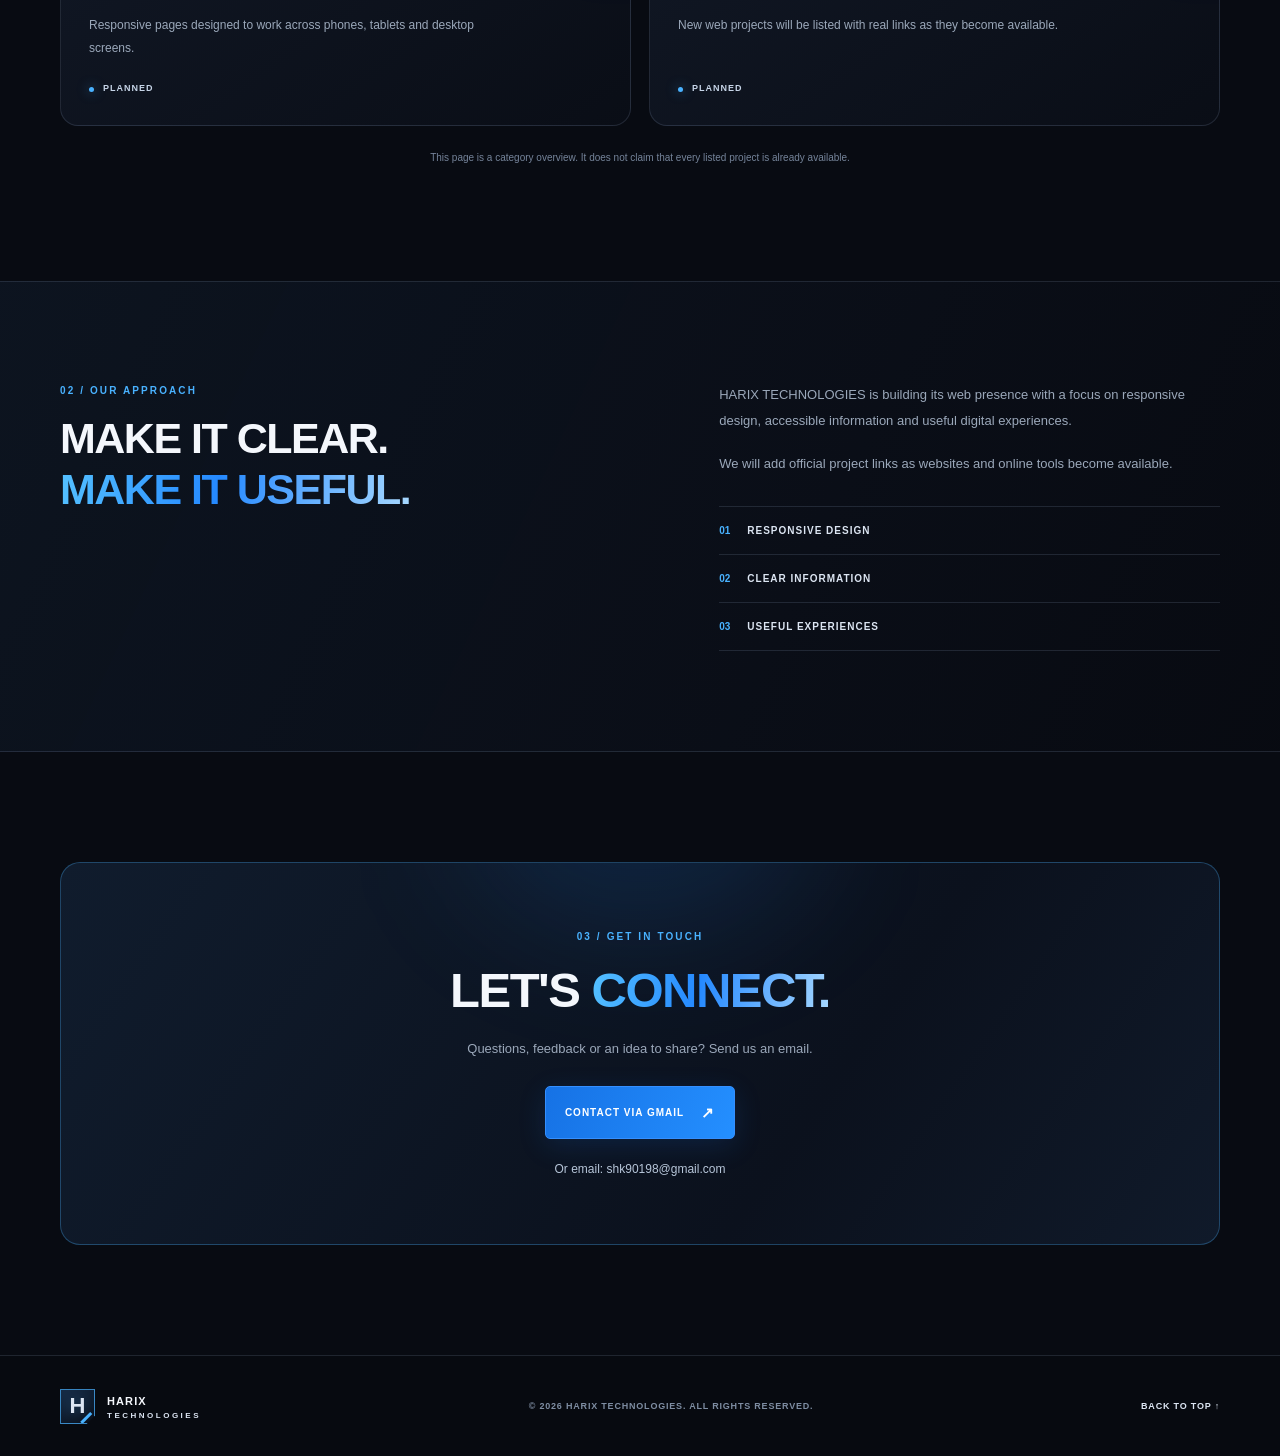
<file: websites.html>
<!DOCTYPE html>
<html lang="en">
<head>
  <meta charset="UTF-8">
  <meta name="viewport" content="width=device-width, initial-scale=1.0">
  <meta name="theme-color" content="#080B12">
  <meta name="description" content="Explore modern website experiences and web project ideas from HARIX TECHNOLOGIES.">
  <title>Websites | HARIX TECHNOLOGIES</title>
  <link rel="icon" type="image/svg+xml" href="favicon.svg">
  <link rel="stylesheet" href="style.css">
  <script src="script.js" defer></script>
</head>
<body>
  <header class="site-header">
    <nav class="container nav" aria-label="Main navigation">
      <a class="logo" href="index.html" aria-label="HARIX TECHNOLOGIES home">
        <span class="brand-mark" aria-hidden="true"><span>H</span><i></i></span>
        <span class="brand-name">HARIX <span>TECHNOLOGIES</span></span>
      </a>
      <button class="menu-toggle" type="button" aria-label="Open navigation menu" aria-expanded="false" aria-controls="nav-links">
        <span></span><span></span><span></span>
      </button>
      <div class="nav-links" id="nav-links">
        <a class="nav-link" href="index.html#products">Products</a>
        <a class="nav-link" href="index.html#about">About</a>
        <a class="nav-cta" href="#contact">Contact <span aria-hidden="true">↗</span></a>
      </div>
    </nav>
  </header>

  <main>
    <section class="hero container" id="home">
      <div class="hero-copy">
        <p class="tag"><span class="status-dot"></span> HARIX TECHNOLOGIES / 03</p>
        <h1>WEB EXPERIENCES<br><span class="gradient">THAT CONNECT.</span></h1>
        <p class="hero-text">Modern, responsive websites designed to present ideas clearly and help people find what they need.</p>
        <div class="hero-actions">
          <a class="button button-primary" href="#web-products">EXPLORE THE CATEGORY <span aria-hidden="true">↘</span></a>
          <a class="text-link" href="index.html">BACK TO HOME <span aria-hidden="true">→</span></a>
        </div>
        <div class="hero-note">
          <span class="note-line"></span>
          <span>WEB DESIGN / DIGITAL EXPERIENCES / ONLINE TOOLS</span>
        </div>
      </div>
      <div class="hero-art" aria-hidden="true">
        <div class="orbit orbit-one"></div>
        <div class="orbit orbit-two"></div>
        <div class="art-core"><span class="core-h">H</span><span class="core-light"></span></div>
        <span class="float-chip chip-top">WEB / 03</span>
        <span class="float-chip chip-bottom">DESIGNED WITH PURPOSE</span>
        <span class="spark spark-one"></span>
        <span class="spark spark-two"></span>
        <span class="spark spark-three"></span>
      </div>
    </section>

    <section class="focus-strip">
      <div class="container focus-inner">
        <span>OUR DIRECTION</span><b>RESPONSIVE WEBSITES</b><i></i><b>ONLINE EXPERIENCES</b><i></i><b>WEB TOOLS</b>
      </div>
    </section>

    <section class="section container" id="web-products">
      <div class="section-heading">
        <div>
          <p class="eyebrow">01 / WEB PROJECTS</p>
          <h2>BUILT FOR THE <span class="gradient">ONLINE WORLD.</span></h2>
        </div>
        <p class="section-intro">We aim to create clear, useful online experiences. Project links will appear here when they are ready to share.</p>
      </div>

      <div class="product-grid">
        <article class="product-card featured-card">
          <div class="card-top"><span class="product-icon" aria-hidden="true">⌘</span><span class="card-index">01</span></div>
          <p class="card-category">BRAND &amp; BUSINESS</p>
          <h3>BUSINESS WEBSITES</h3>
          <p>Professional online spaces that introduce a brand and make important information easy to find.</p>
          <span class="coming-soon"><i></i> IN DEVELOPMENT</span>
        </article>
        <article class="product-card">
          <div class="card-top"><span class="product-icon" aria-hidden="true">◇</span><span class="card-index">02</span></div>
          <p class="card-category">DIGITAL SERVICES</p>
          <h3>WEB TOOLS</h3>
          <p>Ideas for browser-based tools that help people complete useful tasks online.</p>
          <span class="coming-soon"><i></i> PLANNED</span>
        </article>
        <article class="product-card">
          <div class="card-top"><span class="product-icon" aria-hidden="true">▣</span><span class="card-index">03</span></div>
          <p class="card-category">USER EXPERIENCE</p>
          <h3>INTERACTIVE PAGES</h3>
          <p>Responsive pages designed to work across phones, tablets and desktop screens.</p>
          <span class="coming-soon"><i></i> PLANNED</span>
        </article>
        <article class="product-card">
          <div class="card-top"><span class="product-icon" aria-hidden="true">✳</span><span class="card-index">04</span></div>
          <p class="card-category">FUTURE PROJECTS</p>
          <h3>MORE TO COME</h3>
          <p>New web projects will be listed with real links as they become available.</p>
          <span class="coming-soon"><i></i> PLANNED</span>
        </article>
      </div>
      <p class="product-note">This page is a category overview. It does not claim that every listed project is already available.</p>
    </section>

    <section class="about-section">
      <div class="container about-layout">
        <div>
          <p class="eyebrow">02 / OUR APPROACH</p>
          <h2>MAKE IT CLEAR.<br><span class="gradient">MAKE IT USEFUL.</span></h2>
        </div>
        <div class="about-copy">
          <p>HARIX TECHNOLOGIES is building its web presence with a focus on responsive design, accessible information and useful digital experiences.</p>
          <p>We will add official project links as websites and online tools become available.</p>
          <div class="principles">
            <div><span>01</span><b>RESPONSIVE DESIGN</b></div>
            <div><span>02</span><b>CLEAR INFORMATION</b></div>
            <div><span>03</span><b>USEFUL EXPERIENCES</b></div>
          </div>
        </div>
      </div>
    </section>

    <section class="contact-section container" id="contact">
      <div class="contact-panel">
        <div class="contact-glow" aria-hidden="true"></div>
        <p class="eyebrow">03 / GET IN TOUCH</p>
        <h2>LET'S <span class="gradient">CONNECT.</span></h2>
        <p>Questions, feedback or an idea to share? Send us an email.</p>
        <a class="button button-primary" href="https://mail.google.com/mail/?view=cm&amp;fs=1&amp;to=shk90198@gmail.com&amp;su=HARIX%20TECHNOLOGIES%20Enquiry" target="_blank" rel="noopener noreferrer">CONTACT VIA GMAIL <span aria-hidden="true">↗</span></a>
        <a class="contact-email" href="mailto:shk90198@gmail.com?subject=HARIX%20TECHNOLOGIES%20Enquiry">Or email: shk90198@gmail.com</a>
      </div>
    </section>
  </main>

  <footer class="footer">
    <div class="container footer-inner">
      <a class="logo footer-logo" href="index.html" aria-label="HARIX TECHNOLOGIES home">
        <span class="brand-mark" aria-hidden="true"><span>H</span><i></i></span>
        <span class="brand-name">HARIX <span>TECHNOLOGIES</span></span>
      </a>
      <p>© <span id="year"></span> HARIX TECHNOLOGIES. ALL RIGHTS RESERVED.</p>
      <a href="#home" class="back-top">BACK TO TOP ↑</a>
    </div>
  </footer>
</body>
</html>
</file>
<file: style.css>
/* =========================================
   HARIX TECHNOLOGIES
   Premium Black / Electric Blue / Silver
   ========================================= */

:root {
  --bg: #080b12;
  --bg-soft: #0d111b;
  --surface: #101622;
  --surface-hover: #151e2e;
  --blue: #2589ff;
  --blue-bright: #49b2ff;
  --silver: #dce5f2;
  --text: #f4f7fc;
  --muted: #9ba8ba;
  --border: rgba(166, 190, 222, 0.15);
  --container: 1160px;
  --radius: 18px;
}

* {
  box-sizing: border-box;
  margin: 0;
  padding: 0;
}

html {
  scroll-behavior: smooth;
  scroll-padding-top: 100px;
}

body {
  background: var(--bg);
  color: var(--text);
  font-family: Inter, "Segoe UI", Arial, sans-serif;
  line-height: 1.7;
  overflow-x: hidden;
  -webkit-font-smoothing: antialiased;
}

body::before {
  content: "";
  position: fixed;
  inset: 0;
  z-index: -1;
  pointer-events: none;
  background:
    radial-gradient(ellipse at 75% 10%, rgba(24, 101, 205, 0.09), transparent 42%),
    radial-gradient(ellipse at 10% 65%, rgba(35, 104, 190, 0.045), transparent 35%);
}

a {
  color: inherit;
  text-decoration: none;
}

button,
a {
  -webkit-tap-highlight-color: transparent;
}

button {
  font: inherit;
}

button:focus-visible,
a:focus-visible {
  outline: 2px solid var(--blue-bright);
  outline-offset: 5px;
}

::selection {
  background: var(--blue);
  color: #fff;
}

.container {
  width: min(var(--container), calc(100% - 48px));
  margin-inline: auto;
}

/* NAVIGATION */

.site-header {
  position: sticky;
  top: 0;
  z-index: 100;
  background: rgba(8, 11, 18, 0.88);
  border-bottom: 1px solid rgba(166, 190, 222, 0.09);
  backdrop-filter: blur(18px);
  -webkit-backdrop-filter: blur(18px);
}

.nav {
  min-height: 82px;
  display: flex;
  align-items: center;
  justify-content: space-between;
  gap: 25px;
}

.logo {
  display: inline-flex;
  align-items: center;
  gap: 12px;
  flex-shrink: 0;
}

.brand-mark {
  width: 43px;
  height: 43px;
  display: grid;
  place-items: center;
  position: relative;
  overflow: hidden;
  border: 1px solid rgba(73, 178, 255, 0.7);
  background: linear-gradient(145deg, #162b46, #090e18);
  clip-path: polygon(0 0, 100% 0, 100% 76%, 76% 100%, 0 100%);
}

.brand-mark > span {
  font-size: 27px;
  line-height: 1;
  font-weight: 900;
  color: var(--silver);
  text-shadow: 0 0 16px rgba(73, 178, 255, 0.4);
}

.brand-mark > i {
  position: absolute;
  right: 0;
  bottom: 0;
  width: 14px;
  height: 3px;
  background: var(--blue-bright);
  transform: rotate(-45deg) translate(2px, -3px);
}

.brand-name {
  font-size: 14px;
  font-weight: 900;
  letter-spacing: 1.1px;
  white-space: nowrap;
}

.brand-name > span {
  display: block;
  color: var(--silver);
  font-size: 10px;
  font-weight: 600;
  letter-spacing: 3.1px;
  line-height: 1.4;
}

.nav-links {
  display: flex;
  align-items: center;
  gap: 35px;
}

.nav-link {
  color: var(--muted);
  font-size: 13px;
  font-weight: 600;
  transition: color 0.2s ease;
}

.nav-link:hover {
  color: #fff;
}

.nav-cta {
  padding: 10px 17px;
  border: 1px solid rgba(73, 178, 255, 0.45);
  border-radius: 6px;
  color: var(--silver);
  font-size: 12px;
  font-weight: 800;
  letter-spacing: 0.5px;
  transition: background 0.2s, border-color 0.2s;
}

.nav-cta span {
  color: var(--blue-bright);
  margin-left: 5px;
}

.nav-cta:hover {
  background: rgba(37, 137, 255, 0.13);
  border-color: var(--blue-bright);
}

.menu-toggle {
  display: none;
  width: 42px;
  height: 42px;
  padding: 10px;
  flex-direction: column;
  justify-content: center;
  gap: 5px;
  border: 1px solid var(--border);
  border-radius: 8px;
  background: var(--surface);
  cursor: pointer;
}

.menu-toggle span {
  display: block;
  width: 100%;
  height: 2px;
  background: var(--silver);
  transition: transform 0.2s, opacity 0.2s;
}

.menu-toggle[aria-expanded="true"] span:first-child {
  transform: translateY(7px) rotate(45deg);
}

.menu-toggle[aria-expanded="true"] span:nth-child(2) {
  opacity: 0;
}

.menu-toggle[aria-expanded="true"] span:last-child {
  transform: translateY(-7px) rotate(-45deg);
}

/* HERO */

.hero {
  min-height: 630px;
  display: grid;
  grid-template-columns: 1.05fr 0.95fr;
  align-items: center;
  gap: 35px;
  padding-top: 65px;
  padding-bottom: 75px;
}

.hero-copy {
  position: relative;
  z-index: 2;
}

.tag,
.eyebrow {
  color: var(--blue-bright);
  font-size: 10px;
  font-weight: 800;
  letter-spacing: 2.1px;
}

.tag {
  display: flex;
  align-items: center;
  gap: 10px;
  margin-bottom: 24px;
}

.status-dot,
.coming-soon i {
  width: 7px;
  height: 7px;
  display: inline-block;
  flex-shrink: 0;
  border-radius: 50%;
  background: var(--blue-bright);
  box-shadow: 0 0 12px rgba(73, 178, 255, 0.65);
}

.hero h1 {
  font-size: clamp(50px, 6.4vw, 82px);
  font-weight: 950;
  line-height: 1.03;
  letter-spacing: -4px;
}

.gradient {
  color: var(--blue-bright);
  background: linear-gradient(100deg, #55c1ff 0%, #2589ff 45%, #a7d8ff 100%);
  -webkit-background-clip: text;
  background-clip: text;
  -webkit-text-fill-color: transparent;
}

.hero-text {
  max-width: 455px;
  margin-top: 24px;
  color: var(--muted);
  font-size: 15px;
  line-height: 1.9;
}

.hero-actions {
  display: flex;
  align-items: center;
  flex-wrap: wrap;
  gap: 25px;
  margin-top: 32px;
}

.button {
  min-height: 49px;
  display: inline-flex;
  justify-content: center;
  align-items: center;
  gap: 17px;
  padding: 13px 19px;
  border-radius: 5px;
  font-size: 10px;
  font-weight: 900;
  letter-spacing: 1px;
  transition: transform 0.2s, box-shadow 0.2s, background 0.2s;
}

.button-primary {
  color: white;
  border: 1px solid #348fff;
  background: linear-gradient(110deg, #1672e5, #248fff);
  box-shadow: 0 7px 28px rgba(22, 114, 229, 0.16);
}

.button-primary:hover {
  transform: translateY(-3px);
  box-shadow: 0 10px 35px rgba(37, 137, 255, 0.3);
}

.button-primary span {
  font-size: 15px;
}

.text-link {
  color: var(--silver);
  font-size: 10px;
  font-weight: 800;
  letter-spacing: 1px;
}

.text-link span {
  margin-left: 7px;
  color: var(--blue-bright);
}

.hero-note {
  display: flex;
  align-items: center;
  gap: 12px;
  margin-top: 49px;
  color: #8493a9;
  font-size: 9px;
  font-weight: 700;
  letter-spacing: 1.6px;
}

.note-line {
  width: 27px;
  height: 1px;
  background: var(--blue);
}

/* HERO GEOMETRIC ART */

.hero-art {
  min-height: 430px;
  display: grid;
  place-items: center;
  position: relative;
  isolation: isolate;
}

.hero-art::before {
  content: "";
  position: absolute;
  width: 75%;
  height: 75%;
  border-radius: 50%;
  background: rgba(24, 111, 230, 0.12);
  filter: blur(70px);
  z-index: -1;
}

.orbit {
  position: absolute;
  width: min(90%, 410px);
  aspect-ratio: 1;
  border: 1px solid rgba(91, 161, 240, 0.16);
  border-radius: 50%;
}

.orbit-one {
  transform: rotate(-25deg) scaleY(0.72);
}

.orbit-two {
  width: min(78%, 350px);
  border-color: rgba(73, 178, 255, 0.35);
  transform: rotate(48deg) scaleY(0.75);
}

.art-core {
  width: 205px;
  height: 205px;
  display: grid;
  place-items: center;
  position: relative;
  border: 1px solid rgba(73, 178, 255, 0.6);
  background: linear-gradient(145deg, #17283f, #080d17 70%);
  box-shadow:
    0 0 0 12px rgba(37, 137, 255, 0.035),
    0 0 70px rgba(37, 137, 255, 0.2),
    inset 0 0 35px rgba(37, 137, 255, 0.1);
  clip-path: polygon(15% 0, 85% 0, 100% 15%, 100% 85%, 85% 100%, 15% 100%, 0 85%, 0 15%);
}

.core-h {
  color: #e6f2ff;
  font-size: 125px;
  font-weight: 950;
  line-height: 1;
  text-shadow: 0 0 35px rgba(73, 178, 255, 0.45);
}

.core-light {
  position: absolute;
  right: 28px;
  bottom: 26px;
  width: 35px;
  height: 4px;
  background: var(--blue-bright);
  box-shadow: 0 0 15px var(--blue);
  transform: rotate(-45deg);
}

.float-chip {
  position: absolute;
  padding: 9px 12px;
  border: 1px solid rgba(73, 178, 255, 0.3);
  background: rgba(9, 17, 30, 0.85);
  color: var(--silver);
  font-size: 8px;
  font-weight: 800;
  letter-spacing: 1.2px;
}

.chip-top {
  top: 55px;
  right: 2%;
}

.chip-bottom {
  bottom: 48px;
  left: 1%;
}

.spark {
  position: absolute;
  width: 6px;
  height: 6px;
  border-radius: 50%;
  background: var(--blue-bright);
  box-shadow: 0 0 15px var(--blue);
}

.spark-one {
  top: 20%;
  left: 20%;
}

.spark-two {
  right: 12%;
  bottom: 27%;
}

.spark-three {
  top: 28%;
  right: 18%;
  width: 4px;
  height: 4px;
}

/* FOCUS STRIP */

.focus-strip {
  overflow: hidden;
  border-top: 1px solid var(--border);
  border-bottom: 1px solid var(--border);
  background: rgba(13, 18, 29, 0.7);
}

.focus-inner {
  min-height: 78px;
  display: flex;
  align-items: center;
  justify-content: space-between;
  gap: 22px;
  white-space: nowrap;
}

.focus-inner > span {
  color: #718198;
  font-size: 9px;
  font-weight: 800;
  letter-spacing: 1.7px;
}

.focus-inner b {
  color: #bdc9da;
  font-size: 9px;
  font-weight: 800;
  letter-spacing: 1px;
}

.focus-inner > i {
  width: 4px;
  height: 4px;
  flex-shrink: 0;
  border-radius: 50%;
  background: var(--blue);
}

/* SECTION HEADINGS */

.section {
  padding-top: 115px;
  padding-bottom: 115px;
}

.section-heading {
  display: flex;
  align-items: flex-end;
  justify-content: space-between;
  gap: 35px;
  margin-bottom: 45px;
}

.eyebrow {
  margin-bottom: 14px;
}

.section-heading h2,
.about-layout h2,
.contact-panel h2 {
  font-size: clamp(30px, 4vw, 45px);
  font-weight: 900;
  line-height: 1.2;
  letter-spacing: -1.5px;
}

.section-intro {
  max-width: 350px;
  color: var(--muted);
  font-size: 12px;
  line-height: 1.9;
}

/* PRODUCT CARDS */

.product-grid {
  display: grid;
  grid-template-columns: repeat(2, minmax(0, 1fr));
  gap: 18px;
}

.product-card {
  min-height: 275px;
  display: flex;
  flex-direction: column;
  align-items: flex-start;
  position: relative;
  overflow: hidden;
  padding: 28px;
  border: 1px solid var(--border);
  border-radius: var(--radius);
  background: linear-gradient(145deg, rgba(18, 25, 39, 0.96), rgba(10, 14, 23, 0.96));
  transition: transform 0.25s, border-color 0.25s, background 0.25s;
}

.product-card::after {
  content: "";
  position: absolute;
  top: -70px;
  right: -70px;
  width: 170px;
  height: 170px;
  border-radius: 50%;
  background: rgba(37, 137, 255, 0.05);
  filter: blur(35px);
  pointer-events: none;
}

.product-card:hover {
  transform: translateY(-5px);
  border-color: rgba(73, 178, 255, 0.55);
  background: linear-gradient(145deg, #121e31, #0b111d);
}

.featured-card {
  border-color: rgba(73, 178, 255, 0.32);
}

.card-top {
  width: 100%;
  display: flex;
  align-items: center;
  justify-content: space-between;
  margin-bottom: 25px;
}

.product-icon {
  width: 44px;
  height: 44px;
  display: grid;
  place-items: center;
  border: 1px solid rgba(73, 178, 255, 0.23);
  border-radius: 10px;
  background: rgba(37, 137, 255, 0.09);
  color: var(--blue-bright);
  font-size: 24px;
}

.icon-ai {
  font-size: 28px;
}

.card-index {
  color: #60718a;
  font-size: 11px;
  font-weight: 800;
  letter-spacing: 1px;
}

.card-category {
  margin-bottom: 6px;
  color: var(--blue-bright);
  font-size: 9px;
  font-weight: 800;
  letter-spacing: 1.6px;
}

.product-card h3 {
  margin-bottom: 10px;
  color: var(--silver);
  font-size: 20px;
  font-weight: 900;
  letter-spacing: 0.5px;
}

.product-card > p:not(.card-category) {
  max-width: 390px;
  margin-bottom: 22px;
  color: var(--muted);
  font-size: 12px;
  line-height: 1.9;
}

.coming-soon {
  display: inline-flex;
  align-items: center;
  gap: 9px;
  margin-top: auto;
  color: #c7d5e8;
  font-size: 9px;
  font-weight: 900;
  letter-spacing: 1px;
}

.coming-soon i {
  width: 5px;
  height: 5px;
}

.product-note {
  margin-top: 23px;
  color: #75849a;
  font-size: 10px;
  text-align: center;
}

/* ABOUT SECTION */

.about-section {
  padding: 100px 0;
  border-top: 1px solid var(--border);
  border-bottom: 1px solid var(--border);
  background: linear-gradient(115deg, rgba(14, 21, 34, 0.9), rgba(8, 11, 18, 0.85));
}

.about-layout {
  display: grid;
  grid-template-columns: 1fr 0.85fr;
  align-items: start;
  gap: 70px;
}

.about-layout h2 {
  font-size: clamp(30px, 3.7vw, 43px);
}

.about-copy > p {
  margin-bottom: 17px;
  color: var(--muted);
  font-size: 13px;
  line-height: 2;
}

.principles {
  display: grid;
  gap: 0;
  margin-top: 29px;
  border-top: 1px solid var(--border);
}

.principles > div {
  min-height: 48px;
  display: flex;
  align-items: center;
  gap: 17px;
  border-bottom: 1px solid var(--border);
}

.principles span {
  color: var(--blue-bright);
  font-size: 10px;
  font-weight: 800;
}

.principles b {
  color: var(--silver);
  font-size: 10px;
  letter-spacing: 1px;
}

/* CONTACT */

.contact-section {
  padding-top: 110px;
  padding-bottom: 110px;
}

.contact-panel {
  position: relative;
  overflow: hidden;
  padding: 65px 30px;
  border: 1px solid rgba(73, 178, 255, 0.3);
  border-radius: 20px;
  background: linear-gradient(125deg, #101c2d, #0b111d 65%, #101a2a);
  text-align: center;
}

.contact-glow {
  position: absolute;
  top: -180px;
  left: 50%;
  width: 350px;
  height: 250px;
  border-radius: 50%;
  background: rgba(37, 137, 255, 0.13);
  filter: blur(65px);
  transform: translateX(-50%);
  pointer-events: none;
}

.contact-panel > *:not(.contact-glow) {
  position: relative;
}

.contact-panel .eyebrow {
  margin-bottom: 16px;
}

.contact-panel h2 {
  font-size: clamp(32px, 5vw, 49px);
}

.contact-panel > p:not(.eyebrow) {
  margin-top: 19px;
  margin-bottom: 25px;
  color: var(--muted);
  font-size: 13px;
}

.contact-email {
  display: block;
  width: fit-content;
  margin: 20px auto 0;
  color: #b7c6d9;
  font-size: 12px;
  transition: color 0.2s;
}

.contact-email:hover {
  color: var(--blue-bright);
}

/* FOOTER */

.footer {
  border-top: 1px solid var(--border);
  background: #070a10;
}

.footer-inner {
  min-height: 100px;
  display: flex;
  align-items: center;
  justify-content: space-between;
  gap: 20px;
}

.footer-logo .brand-mark {
  width: 35px;
  height: 35px;
}

.footer-logo .brand-mark > span {
  font-size: 22px;
}

.footer-logo .brand-name {
  font-size: 11px;
}

.footer-logo .brand-name > span {
  font-size: 8px;
  letter-spacing: 2.5px;
}

.footer-inner > p,
.back-top {
  color: #7e8da2;
  font-size: 9px;
  font-weight: 700;
  letter-spacing: 0.8px;
}

.back-top {
  color: var(--silver);
  transition: color 0.2s;
}

.back-top:hover {
  color: var(--blue-bright);
}

/* RESPONSIVE: TABLETS */

@media (max-width: 900px) {
  .hero {
    min-height: 550px;
    grid-template-columns: 1fr 0.8fr;
    gap: 10px;
  }

  .hero h1 {
    font-size: clamp(46px, 7vw, 65px);
    letter-spacing: -2.5px;
  }

  .hero-art {
    min-height: 350px;
  }

  .art-core {
    width: 160px;
    height: 160px;
  }

  .core-h {
    font-size: 100px;
  }

  .focus-inner {
    justify-content: flex-start;
    overflow-x: auto;
    scrollbar-width: none;
  }

  .focus-inner::-webkit-scrollbar {
    display: none;
  }

  .section-heading {
    align-items: flex-start;
    flex-direction: column;
    gap: 16px;
  }

  .section-intro {
    max-width: 520px;
  }

  .about-layout {
    gap: 35px;
  }
}

/* RESPONSIVE: MOBILE NAVIGATION */

@media (max-width: 680px) {
  .container {
    width: calc(100% - 36px);
  }

  .nav {
    min-height: 72px;
  }

  .brand-mark {
    width: 38px;
    height: 38px;
  }

  .brand-mark > span {
    font-size: 24px;
  }

  .brand-name {
    font-size: 12px;
  }

  .brand-name > span {
    font-size: 8px;
    letter-spacing: 2.5px;
  }

  .menu-toggle {
    display: flex;
  }

  .nav-links {
    display: none;
    position: absolute;
    top: calc(100% + 1px);
    left: 0;
    right: 0;
    align-items: stretch;
    flex-direction: column;
    gap: 0;
    padding: 12px 18px 20px;
    border-bottom: 1px solid var(--border);
    background: #0a0e17;
    box-shadow: 0 18px 30px rgba(0, 0, 0, 0.3);
  }

  .nav-links.active {
    display: flex;
  }

  .nav-link {
    padding: 13px 5px;
    border-bottom: 1px solid var(--border);
  }

  .nav-cta {
    margin-top: 13px;
    text-align: center;
  }

  .hero {
    min-height: auto;
    grid-template-columns: 1fr;
    gap: 5px;
    padding-top: 75px;
    padding-bottom: 45px;
  }

  .hero h1 {
    font-size: clamp(48px, 12vw, 70px);
    letter-spacing: -2.5px;
  }

  .hero-text {
    max-width: 430px;
    font-size: 14px;
  }

  .hero-actions {
    gap: 20px;
  }

  .hero-note {
    margin-top: 32px;
    font-size: 8px;
    letter-spacing: 1px;
  }

  .hero-art {
    min-height: 340px;
    margin-top: 15px;
  }

  .orbit {
    width: min(86%, 320px);
  }

  .orbit-two {
    width: min(74%, 275px);
  }

  .art-core {
    width: 150px;
    height: 150px;
  }

  .core-h {
    font-size: 94px;
  }

  .chip-top {
    top: 40px;
    right: 0;
  }

  .chip-bottom {
    bottom: 30px;
    left: 0;
  }

  .focus-inner {
    min-height: 68px;
    gap: 17px;
  }

  .focus-inner > span,
  .focus-inner b {
    font-size: 8px;
  }

  .section {
    padding-top: 78px;
    padding-bottom: 78px;
  }

  .section-heading {
    margin-bottom: 30px;
  }

  .section-heading h2,
  .about-layout h2 {
    font-size: clamp(29px, 8vw, 39px);
    letter-spacing: -1px;
  }

  .product-grid {
    grid-template-columns: 1fr;
    gap: 14px;
  }

  .product-card {
    min-height: 250px;
    padding: 24px;
  }

  .about-section {
    padding: 75px 0;
  }

  .about-layout {
    grid-template-columns: 1fr;
    gap: 30px;
  }

  .contact-section {
    padding-top: 75px;
    padding-bottom: 75px;
  }

  .contact-panel {
    padding: 50px 20px;
  }

  .contact-panel h2 {
    font-size: clamp(29px, 8vw, 39px);
    letter-spacing: -1px;
  }

  .footer-inner {
    min-height: 140px;
    flex-wrap: wrap;
    justify-content: space-between;
    padding-top: 24px;
    padding-bottom: 24px;
  }

  .footer-inner > p {
    order: 3;
    width: 100%;
    line-height: 1.8;
  }
}

/* SMALL PHONES */

@media (max-width: 380px) {
  .container {
    width: calc(100% - 28px);
  }

  .brand-name {
    font-size: 10px;
    letter-spacing: 0.7px;
  }

  .brand-name > span {
    font-size: 7px;
    letter-spacing: 2px;
  }

  .hero h1 {
    font-size: 45px;
  }

  .hero-actions {
    align-items: flex-start;
    flex-direction: column;
  }

  .hero-art {
    min-height: 290px;
  }

  .art-core {
    width: 125px;
    height: 125px;
  }

  .core-h {
    font-size: 80px;
  }

  .float-chip {
    font-size: 7px;
    padding: 7px 8px;
  }

  .footer-inner > p,
  .back-top {
    font-size: 8px;
  }
}

/* ACCESSIBILITY: REDUCED MOTION */

@media (prefers-reduced-motion: reduce) {
  *,
  *::before,
  *::after {
    scroll-behavior: auto !important;
    animation-duration: 0.01ms !important;
    animation-iteration-count: 1 !important;
    transition-duration: 0.01ms !important;
  }
}
</file>
